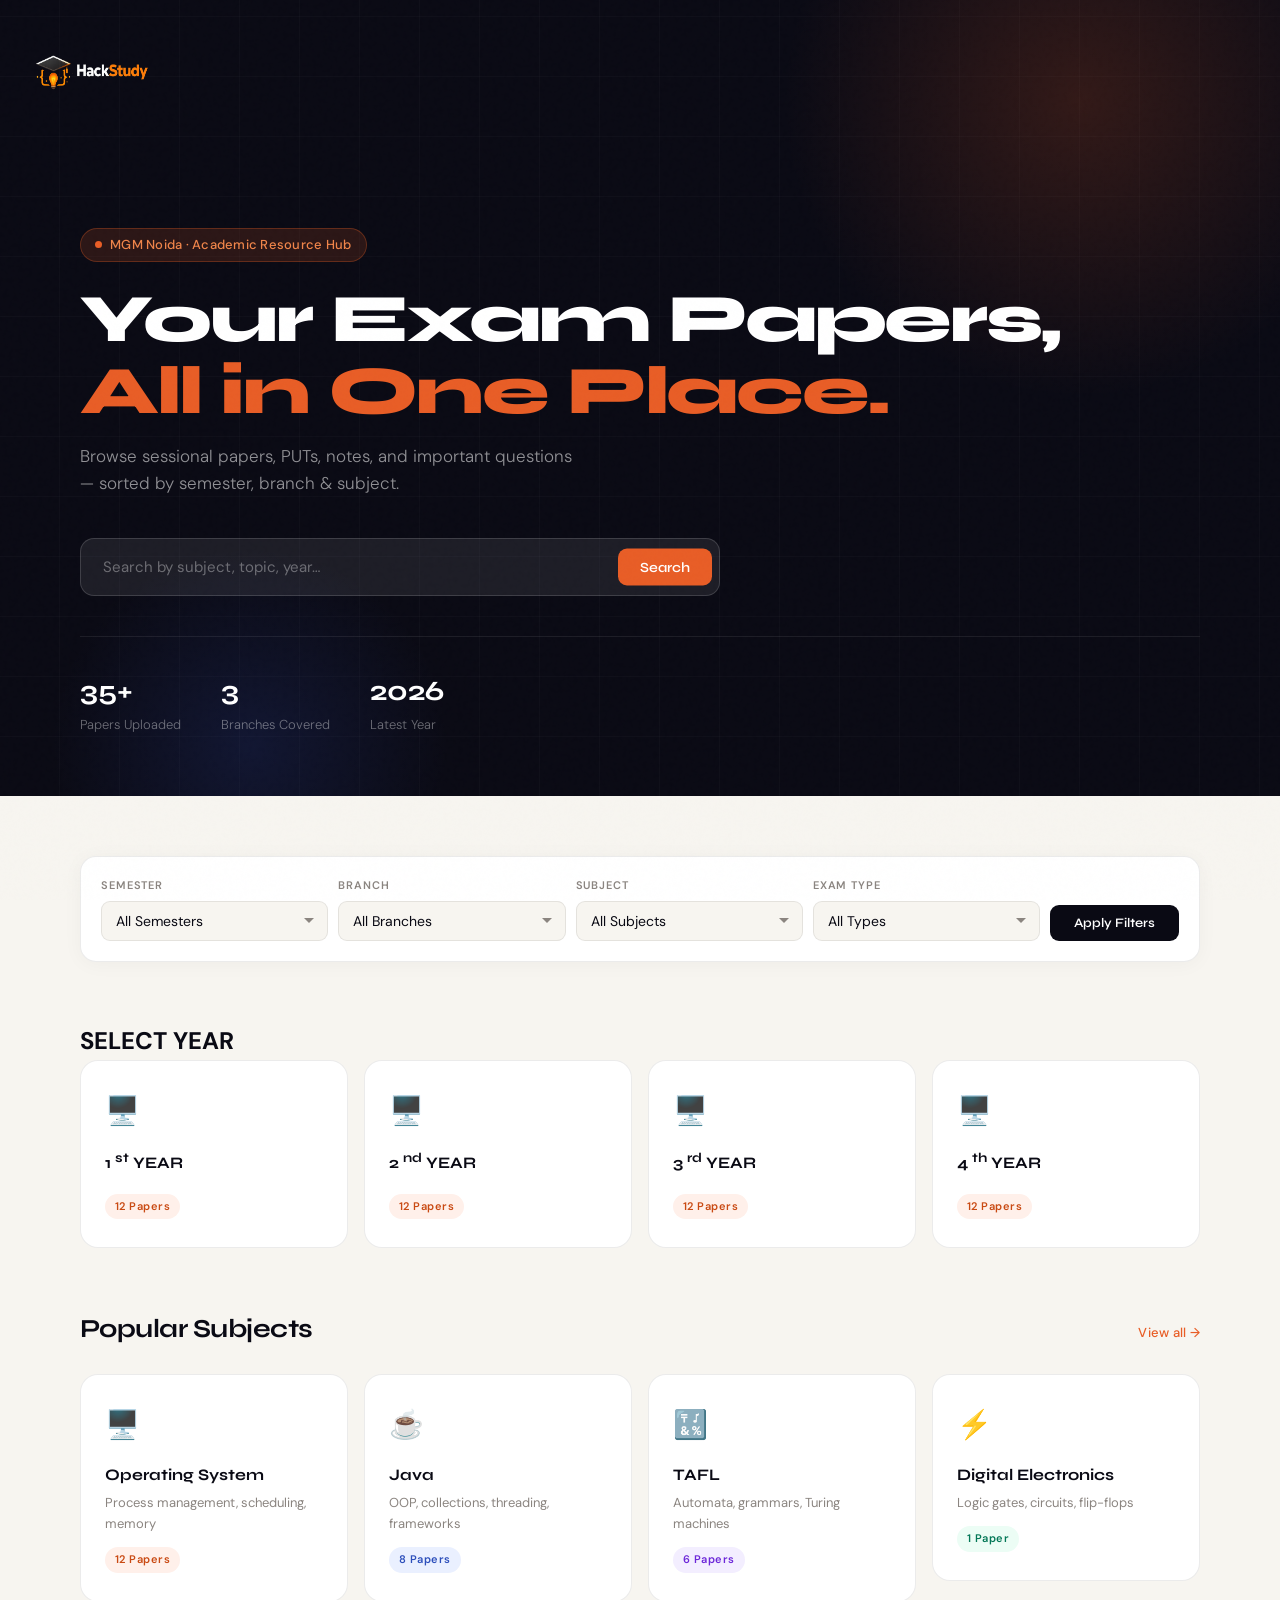
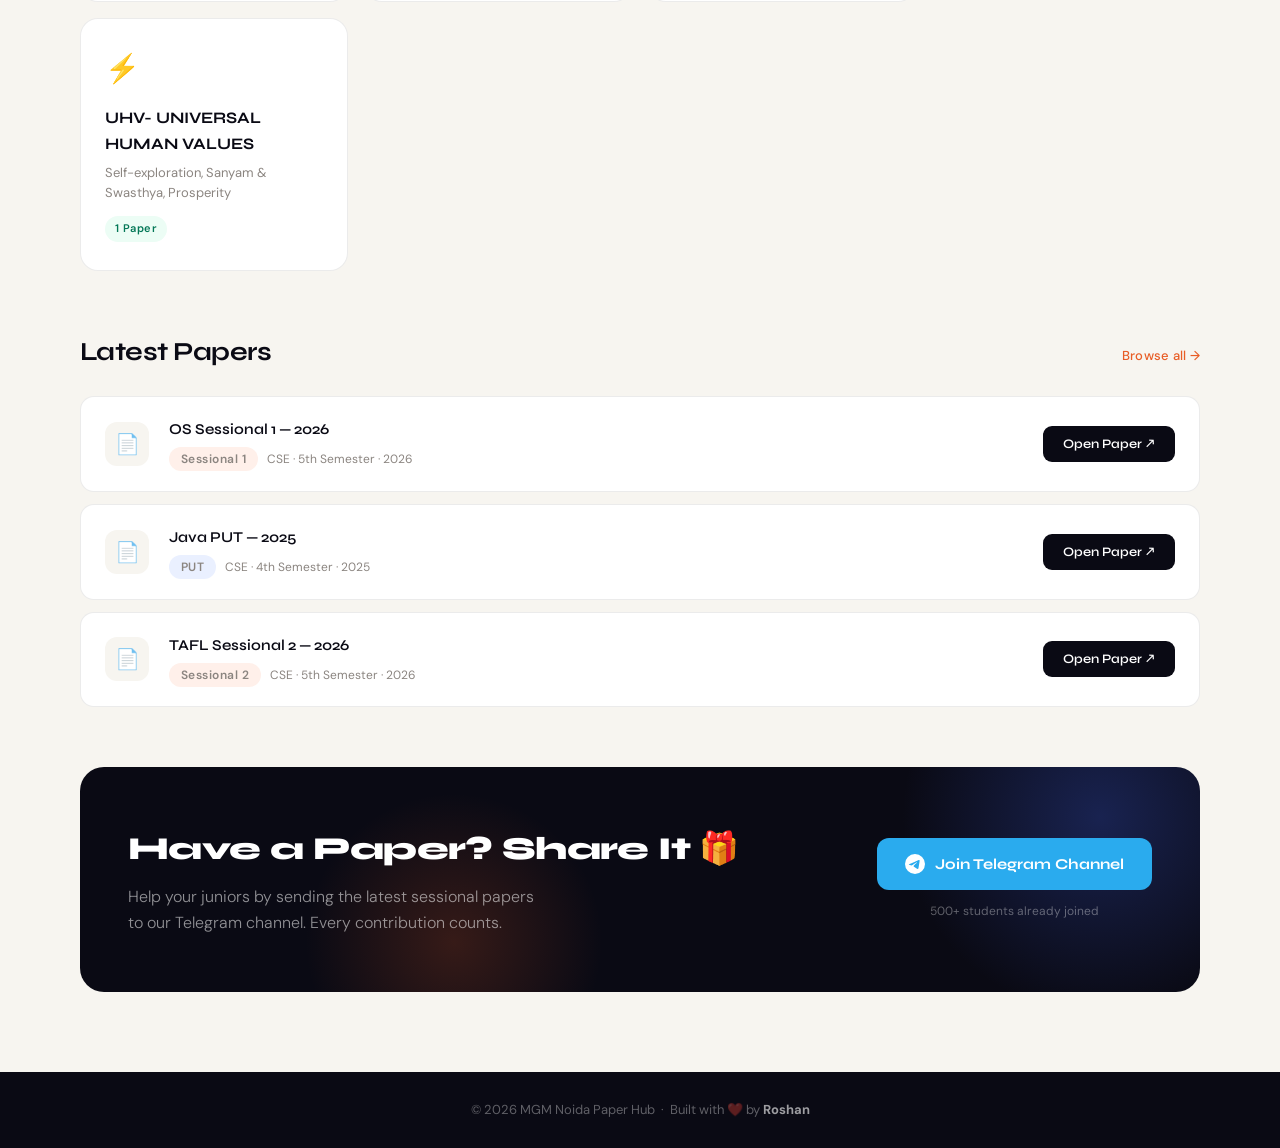
<file: index.html>
<!DOCTYPE html>
<html lang="en">

<head>
  <meta charset="UTF-8" />
  <meta name="viewport" content="width=device-width, initial-scale=1.0" />
  <title>HackStudy</title>
  <link
    href="https://fonts.googleapis.com/css2?family=Syne:wght@400;600;700;800&family=DM+Sans:ital,opsz,wght@0,9..40,300;0,9..40,400;0,9..40,500;1,9..40,300&display=swap"
    rel="stylesheet">
  <link rel="stylesheet" href="./css/style.css">
  <link rel="shortcut icon" href="favicon.ico" type="image/x-icon">
</head>

<body>


  <header>
    <nav class="navbar">
      <img src="./assets/images/logo.png" alt="HackStudy Logo" class="logo-img">
    </nav>
    <div class="header-bg-lines"></div>
    <div class="header-orb"></div>
    <div class="header-orb2"></div>
    <div class="header-inner">
      <div class="header-badge fade-up">
        <span></span> MGM Noida · Academic Resource Hub
      </div>
      <h1 class="fade-up delay-1">
        Your Exam Papers,<br><em>All in One Place.</em>
      </h1>
      <p class="fade-up delay-2">
        Browse sessional papers, PUTs, notes, and important questions — sorted by semester, branch & subject.
      </p>
      <div class="search-wrap fade-up delay-3">
        <input type="text" placeholder="Search by subject, topic, year…" />
        <button>Search</button>
      </div>
      <div class="header-stats fade-up delay-4">
        <div class="stat">
          <span class="stat-num">35+</span>
          <span class="stat-label">Papers Uploaded</span>
        </div>
        <div class="stat">
          <span class="stat-num">3</span>
          <span class="stat-label">Branches Covered</span>
        </div>
        <div class="stat">
          <span class="stat-num">2026</span>
          <span class="stat-label">Latest Year</span>
        </div>
      </div>
    </div>
  </header>

  <div class="container">

    <!-- Filters -->
    <div class="filter-bar fade-up">
      <div class="filter-group">
        <label>Semester</label>
        <select>
          <option>All Semesters</option>
          <option>3rd</option>
          <option>4th</option>
          <option>5th</option>
        </select>
      </div>
      <div class="filter-group">
        <label>Branch</label>
        <select>
          <option>All Branches</option>
          <option>CSE</option>
          <option>IT</option>
          <option>ECE</option>
        </select>
      </div>
      <div class="filter-group">
        <label>Subject</label>
        <select>
          <option>All Subjects</option>
          <option>Operating System</option>
          <option>Java</option>
          <option>TAFL</option>
          <option>Digital Electronics</option>
        </select>
      </div>
      <div class="filter-group">
        <label>Exam Type</label>
        <select>
          <option>All Types</option>
          <option>Sessional 1</option>
          <option>Sessional 2</option>
          <option>PUT</option>
        </select>
      </div>
      <button class="filter-btn">Apply Filters</button>
    </div>


    <div>
      <h2>SELECT YEAR</h2>
    </div>

    <div class="cards">
      <a href="" style="text-decoration:none;">
        <div class="card" style="--card-accent:#e85d26; --pill-bg:#fff0ea; --pill-color:#c94a13;">
          <span class="card-icon">🖥️</span>
          <h3>1 <sup>st</sup> YEAR</h3>
          <p></p>
          <span class="pill">12 Papers</span>
        </div>
      </a>


      <a href="./pages/subTwo.html" style="text-decoration:none;">
        <div class="card" style="--card-accent:#e85d26; --pill-bg:#fff0ea; --pill-color:#c94a13;">
          <span class="card-icon">🖥️</span>
          <h3>2 <sup>nd</sup> YEAR</h3>
          <p></p>
          <span class="pill">12 Papers</span>
        </div>
      </a>


      <div class="card" style="--card-accent:#e85d26; --pill-bg:#fff0ea; --pill-color:#c94a13;">
        <span class="card-icon">🖥️</span>
        <h3>3 <sup>rd</sup> YEAR</h3>
        <p></p>
        <span class="pill">12 Papers</span>
      </div>
      <div class="card" style="--card-accent:#e85d26; --pill-bg:#fff0ea; --pill-color:#c94a13;">
        <span class="card-icon">🖥️</span>
        <h3>4 <sup>th</sup> YEAR</h3>
        <p></p>
        <span class="pill">12 Papers</span>
      </div>
    </div>


    <!-- Popular Subjects -->
    <div class="section-header">
      <h2 class="section-title">Popular Subjects</h2>
      <a href="#" class="section-link">View all →</a>
    </div>

    <div class="cards">
      <div class="card" style="--card-accent:#e85d26; --pill-bg:#fff0ea; --pill-color:#c94a13;">
        <span class="card-icon">🖥️</span>
        <h3>Operating System</h3>
        <p>Process management, scheduling, memory</p>
        <span class="pill">12 Papers</span>
      </div>
      <div class="card" style="--card-accent:#3b5bdb; --pill-bg:#eaf0ff; --pill-color:#2d4fbb;">
        <span class="card-icon">☕</span>
        <h3>Java</h3>
        <p>OOP, collections, threading, frameworks</p>
        <span class="pill">8 Papers</span>
      </div>
      <div class="card" style="--card-accent:#7c3aed; --pill-bg:#f3eeff; --pill-color:#6d28d9;">
        <span class="card-icon">🔣</span>
        <h3>TAFL</h3>
        <p>Automata, grammars, Turing machines</p>
        <span class="pill">6 Papers</span>
      </div>
      <a href="./pages/digital.html" style="text-decoration:none;">
        <div class="card" style="--card-accent:#059669; --pill-bg:#ecfdf5; --pill-color:#047857;">
          <span class="card-icon">⚡</span>
          <h3>Digital Electronics</h3>
          <p>Logic gates, circuits, flip-flops</p>
          <span class="pill">1 Paper</span>
        </div>
      </a>
      <a href="./pages/UHV.html" style="text-decoration:none;">
        <div class="card" style="--card-accent:#059669; --pill-bg:#ecfdf5; --pill-color:#047857;">
          <span class="card-icon">⚡</span>
          <h3>UHV- UNIVERSAL HUMAN VALUES</h3>
          <p>Self-exploration, Sanyam & Swasthya, Prosperity</p>
          <span class="pill">1 Paper</span>
        </div>
      </a>
    </div>

    <!-- Latest Papers -->
    <div class="section-header">
      <h2 class="section-title">Latest Papers</h2>
      <a href="#" class="section-link">Browse all →</a>
    </div>

    <div class="paper-list">
      <div class="paper-item">
        <div class="paper-icon">📄</div>
        <div class="paper-meta">
          <strong>OS Sessional 1 — 2026</strong>
          <span>
            <span class="paper-tag tag-sess">Sessional 1</span>
            CSE · 5th Semester · 2026
          </span>
        </div>
        <button class="paper-btn">Open Paper ↗</button>
      </div>

      <div class="paper-item">
        <div class="paper-icon">📄</div>
        <div class="paper-meta">
          <strong>Java PUT — 2025</strong>
          <span>
            <span class="paper-tag tag-put">PUT</span>
            CSE · 4th Semester · 2025
          </span>
        </div>
        <button class="paper-btn">Open Paper ↗</button>
      </div>

      <div class="paper-item">
        <div class="paper-icon">📄</div>
        <div class="paper-meta">
          <strong>TAFL Sessional 2 — 2026</strong>
          <span>
            <span class="paper-tag tag-sess">Sessional 2</span>
            CSE · 5th Semester · 2026
          </span>
        </div>
        <button class="paper-btn">Open Paper ↗</button>
      </div>
    </div>

    <!-- Contribute CTA -->
    <div class="contribute-box">
      <div class="contribute-text">
        <h2>Have a Paper? Share It 🎁</h2>
        <p>Help your juniors by sending the latest sessional papers to our Telegram channel. Every contribution counts.
        </p>
      </div>
      <div class="contribute-actions">
        <a href="https://t.me/+d8AozSrEgHFjOGM1" class="tg-btn">
          <svg width="20" height="20" viewBox="0 0 24 24" fill="white">
            <path
              d="M11.944 0A12 12 0 0 0 0 12a12 12 0 0 0 12 12 12 12 0 0 0 12-12A12 12 0 0 0 12 0a12 12 0 0 0-.056 0zm4.962 7.224c.1-.002.321.023.465.14a.506.506 0 0 1 .171.325c.016.093.036.306.02.472-.18 1.898-.962 6.502-1.36 8.627-.168.9-.499 1.201-.82 1.23-.696.065-1.225-.46-1.9-.902-1.056-.693-1.653-1.124-2.678-1.8-1.185-.78-.417-1.21.258-1.91.177-.184 3.247-2.977 3.307-3.23.007-.032.014-.15-.056-.212s-.174-.041-.249-.024c-.106.024-1.793 1.14-5.061 3.345-.48.33-.913.49-1.302.48-.428-.008-1.252-.241-1.865-.44-.752-.245-1.349-.374-1.297-.789.027-.216.325-.437.893-.663 3.498-1.524 5.83-2.529 6.998-3.014 3.332-1.386 4.025-1.627 4.476-1.635z" />
          </svg>
          Join Telegram Channel
        </a>
        <span class="tg-note">500+ students already joined</span>
      </div>
    </div>

  </div>

  <footer>
    © 2026 MGM Noida Paper Hub &nbsp;·&nbsp; Built with ❤️ by <strong>Roshan</strong>
  </footer>

</body>

</html>
</file>
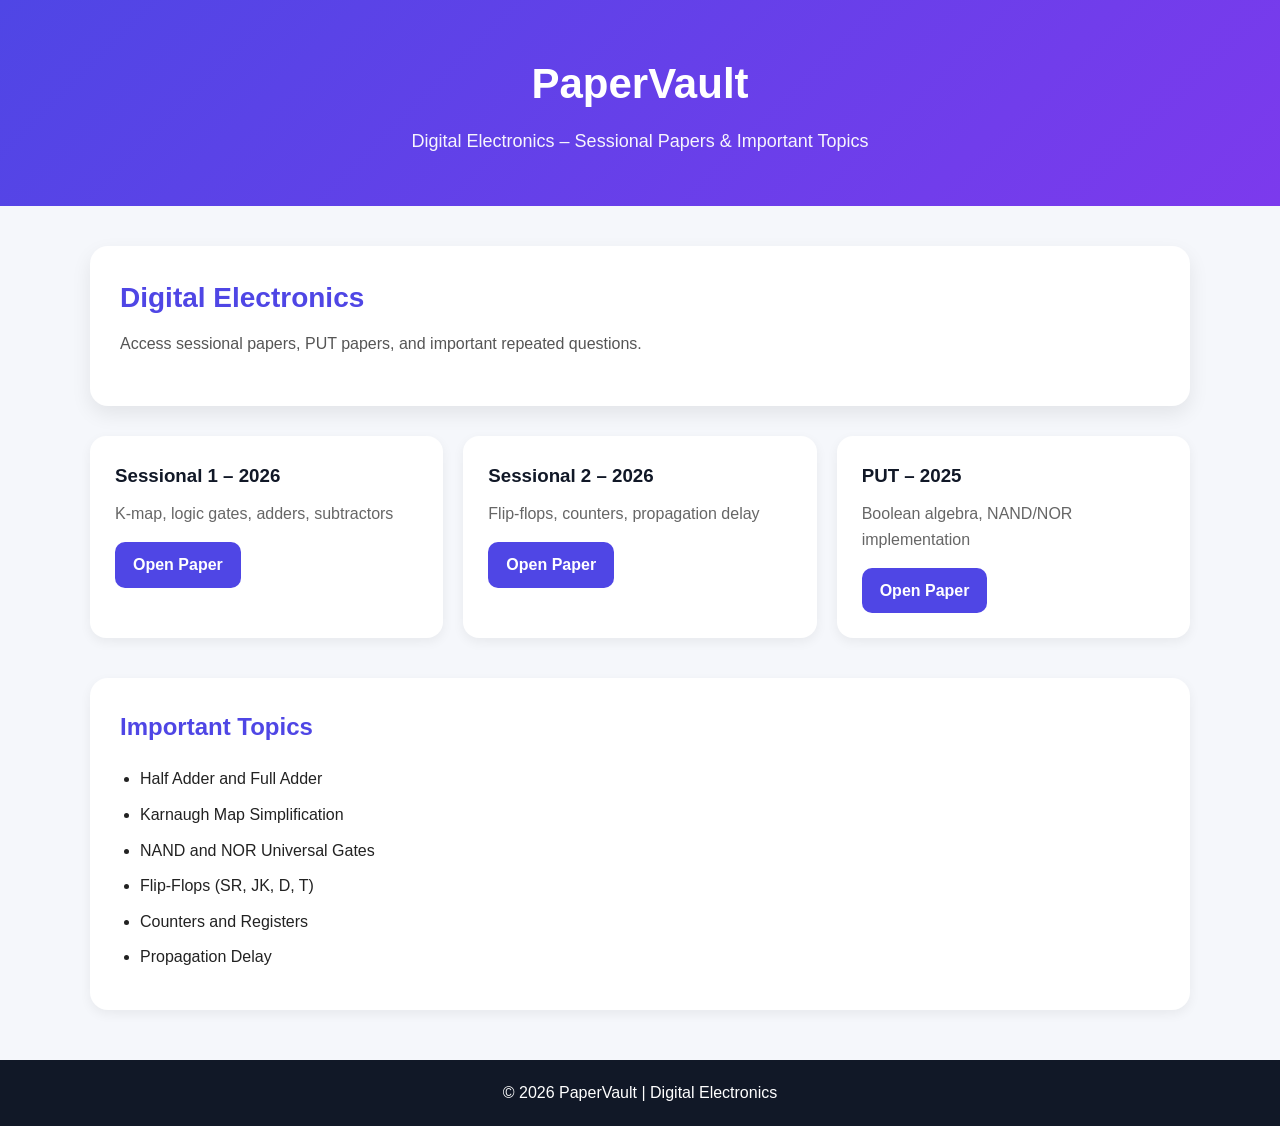
<file: digital.html>
<!DOCTYPE html>
<html lang="en">
<head>
  <meta charset="UTF-8" />
  <meta name="viewport" content="width=device-width, initial-scale=1.0"/>
  <title>PaperVault | Digital Electronics</title>
  <style>
    *{
      margin:0;
      padding:0;
      box-sizing:border-box;
      font-family: Arial, sans-serif;
    }

    body{
      background:#f5f7fb;
      color:#222;
      line-height:1.6;
    }

    .header{
      background: linear-gradient(135deg, #4f46e5, #7c3aed);
      color:white;
      padding:50px 20px;
      text-align:center;
    }

    .header h1{
      font-size:42px;
      margin-bottom:10px;
    }

    .header p{
      font-size:18px;
      opacity:0.95;
    }

    .container{
      width:90%;
      max-width:1100px;
      margin:40px auto;
    }

    .subject-card{
      background:white;
      border-radius:18px;
      padding:30px;
      box-shadow:0 8px 20px rgba(0,0,0,0.08);
      margin-bottom:30px;
    }

    .subject-card h2{
      color:#4f46e5;
      margin-bottom:10px;
      font-size:28px;
    }

    .subject-card p{
      color:#555;
      margin-bottom:20px;
    }

    .paper-grid{
      display:grid;
      grid-template-columns:repeat(auto-fit,minmax(280px,1fr));
      gap:20px;
    }

    .paper-box{
      background:white;
      padding:25px;
      border-radius:16px;
      box-shadow:0 4px 12px rgba(0,0,0,0.06);
      transition:0.3s;
    }

    .paper-box:hover{
      transform:translateY(-5px);
    }

    .paper-box h3{
      color:#111827;
      margin-bottom:10px;
    }

    .paper-box p{
      color:#666;
      margin-bottom:15px;
    }

    .paper-box a{
      display:inline-block;
      text-decoration:none;
      background:#4f46e5;
      color:white;
      padding:10px 18px;
      border-radius:10px;
      font-weight:bold;
    }

    .topics{
      margin-top:40px;
      background:white;
      padding:30px;
      border-radius:18px;
      box-shadow:0 4px 12px rgba(0,0,0,0.06);
    }

    .topics h2{
      margin-bottom:20px;
      color:#4f46e5;
    }

    .topics ul{
      padding-left:20px;
    }

    .topics li{
      margin-bottom:10px;
    }

    footer{
      margin-top:50px;
      padding:20px;
      text-align:center;
      background:#111827;
      color:white;
    }
  </style>
</head>
<body>

  <div class="header">
    <h1>PaperVault</h1>
    <p>Digital Electronics – Sessional Papers & Important Topics</p>
  </div>

  <div class="container">

    <div class="subject-card">
      <h2>Digital Electronics</h2>
      <p>
        Access sessional papers, PUT papers, and important repeated questions.
      </p>
    </div>

    <div class="paper-grid">
<div class="paper-box">
  <h3>Sessional 1 – 2026</h3>
  <p>K-map, logic gates, adders, subtractors</p>
  <a href="https://drive.google.com/file/d/1zLcSnVj4xgojFIDp60pKzK4BfF113yq0/view?usp=sharing" target="_blank">
    Open Paper
  </a>
</div>

      <div class="paper-box">
        <h3>Sessional 2 – 2026</h3>
        <p>Flip-flops, counters, propagation delay</p>
        <a href="YOUR_GOOGLE_DRIVE_LINK_HERE" target="_blank">
          Open Paper
        </a>
      </div>

      <div class="paper-box">
        <h3>PUT – 2025</h3>
        <p>Boolean algebra, NAND/NOR implementation</p>
        <a href="YOUR_GOOGLE_DRIVE_LINK_HERE" target="_blank">
          Open Paper
        </a>
      </div>

    </div>

    <div class="topics">
      <h2>Important Topics</h2>
      <ul>
        <li>Half Adder and Full Adder</li>
        <li>Karnaugh Map Simplification</li>
        <li>NAND and NOR Universal Gates</li>
        <li>Flip-Flops (SR, JK, D, T)</li>
        <li>Counters and Registers</li>
        <li>Propagation Delay</li>
      </ul>
    </div>

  </div>

  <footer>
    © 2026 PaperVault | Digital Electronics
  </footer>

</body>
</html>
</file>
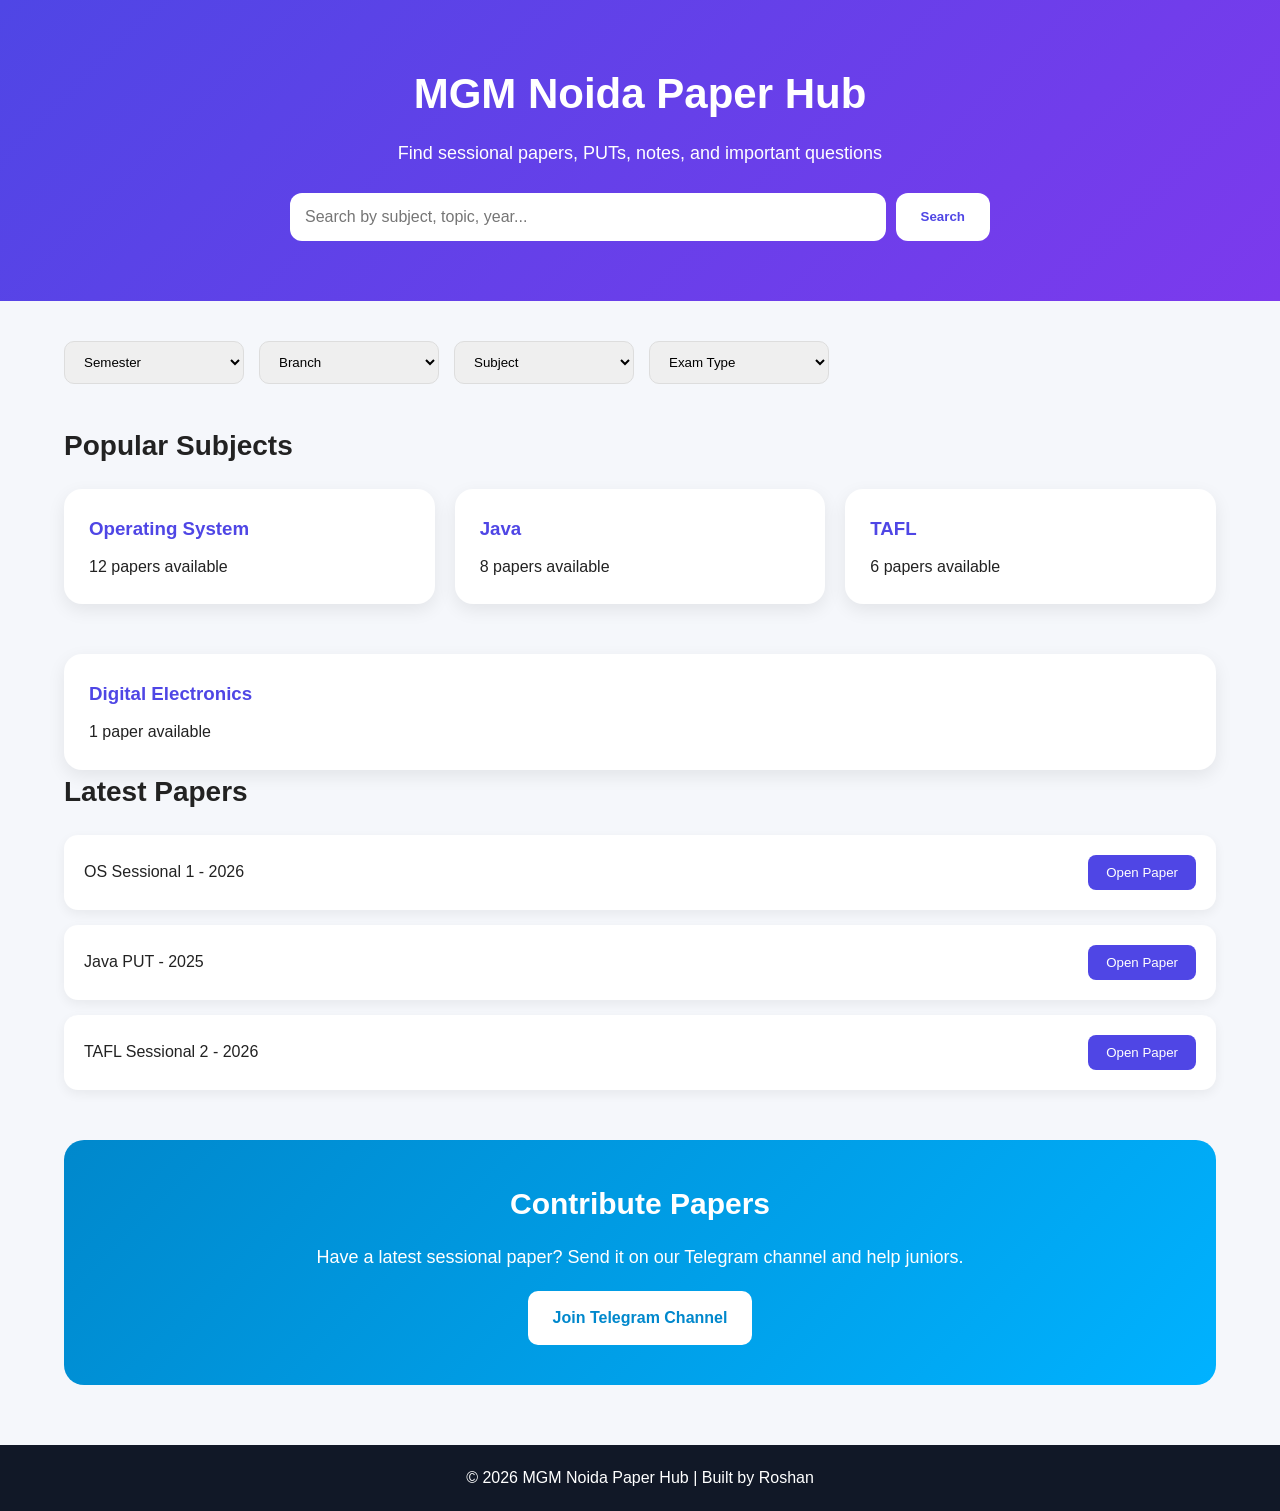
<file: home.html>
<!DOCTYPE html>
<html lang="en">
<head>
  <meta charset="UTF-8" />
  <meta name="viewport" content="width=device-width, initial-scale=1.0"/>
  <title>MGM Noida Paper Hub</title>
  <style>
    * {
      margin: 0;
      padding: 0;
      box-sizing: border-box;
      font-family: Arial, sans-serif;
    }

    body {
      background: #f5f7fb;
      color: #222;
      line-height: 1.6;
    }

    header {
      background: linear-gradient(135deg, #4f46e5, #7c3aed);
      color: white;
      padding: 60px 20px;
      text-align: center;
    }

    header h1 {
      font-size: 42px;
      margin-bottom: 12px;
    }

    header p {
      font-size: 18px;
      margin-bottom: 25px;
    }

    .search-box {
      max-width: 700px;
      margin: auto;
      display: flex;
      gap: 10px;
    }

    .search-box input {
      flex: 1;
      padding: 15px;
      border: none;
      border-radius: 12px;
      font-size: 16px;
      outline: none;
    }

    .search-box button {
      padding: 15px 25px;
      border: none;
      background: white;
      color: #4f46e5;
      font-weight: bold;
      border-radius: 12px;
      cursor: pointer;
    }

    .container {
      width: 90%;
      max-width: 1200px;
      margin: 40px auto;
    }

    .filters {
      display: flex;
      gap: 15px;
      flex-wrap: wrap;
      margin-bottom: 40px;
    }

    .filters select {
      padding: 12px 15px;
      border-radius: 10px;
      border: 1px solid #ddd;
      min-width: 180px;
    }

    .section-title {
      font-size: 28px;
      margin-bottom: 20px;
    }

    .cards {
      display: grid;
      grid-template-columns: repeat(auto-fit, minmax(250px, 1fr));
      gap: 20px;
      margin-bottom: 50px;
    }

    .card {
      background: white;
      padding: 25px;
      border-radius: 18px;
      box-shadow: 0 6px 18px rgba(0,0,0,0.08);
      transition: 0.3s;
    }

    .card:hover {
      transform: translateY(-5px);
    }

    .card h3 {
      margin-bottom: 10px;
      color: #4f46e5;
    }

    .paper-list {
      display: grid;
      gap: 15px;
      margin-bottom: 50px;
    }

    .paper-item {
      background: white;
      padding: 20px;
      border-radius: 14px;
      box-shadow: 0 4px 12px rgba(0,0,0,0.06);
      display: flex;
      justify-content: space-between;
      align-items: center;
    }

    .paper-item button {
      background: #4f46e5;
      color: white;
      border: none;
      padding: 10px 18px;
      border-radius: 8px;
      cursor: pointer;
    }

    .telegram-box {
      background: linear-gradient(135deg, #0088cc, #00b2ff);
      color: white;
      padding: 40px;
      border-radius: 20px;
      text-align: center;
    }

    .telegram-box h2 {
      margin-bottom: 15px;
      font-size: 30px;
    }

    .telegram-box p {
      margin-bottom: 20px;
      font-size: 18px;
    }

    .telegram-box a {
      display: inline-block;
      padding: 14px 25px;
      background: white;
      color: #0088cc;
      text-decoration: none;
      border-radius: 10px;
      font-weight: bold;
    }

    footer {
      margin-top: 60px;
      padding: 20px;
      text-align: center;
      background: #111827;
      color: white;
    }
  </style>
</head>
<body>

  <header>
    <h1>MGM Noida Paper Hub</h1>
    <p>Find sessional papers, PUTs, notes, and important questions</p>
    <div class="search-box">
      <input type="text" placeholder="Search by subject, topic, year..." />
      <button>Search</button>
    </div>
  </header>

  <div class="container">

    <div class="filters">
      <select>
        <option>Semester</option>
        <option>3rd</option>
        <option>4th</option>
        <option>5th</option>
      </select>

      <select>
        <option>Branch</option>
        <option>CSE</option>
        <option>IT</option>
        <option>ECE</option>
      </select>

      <select>
        <option>Subject</option>
        <option>Operating System</option>
        <option>Java</option>
        <option>TAFL</option>
      </select>

      <select>
        <option>Exam Type</option>
        <option>Sessional 1</option>
        <option>Sessional 2</option>
        <option>PUT</option>
      </select>
    </div>

    <h2 class="section-title">Popular Subjects</h2>
    <div class="cards">
      <div class="card">
        <h3>Operating System</h3>
        <p>12 papers available</p>
      </div>

      <div class="card">
        <h3>Java</h3>
        <p>8 papers available</p>
      </div>

      <div class="card">
        <h3>TAFL</h3>
        <p>6 papers available</p>
      </div>
    </div>
    
    <a href="digital.html" style="text-decoration: none; color: inherit;">
  <div class="card">
    <h3>Digital Electronics</h3>
    <p>1 paper available</p>
  </div>
</a>

    <h2 class="section-title">Latest Papers</h2>
    <div class="paper-list">
      <div class="paper-item">
        <span>OS Sessional 1 - 2026</span>
        <button>Open Paper</button>
      </div>

      <div class="paper-item">
        <span>Java PUT - 2025</span>
        <button>Open Paper</button>
      </div>

      <div class="paper-item">
        <span>TAFL Sessional 2 - 2026</span>
        <button>Open Paper</button>
      </div>
    </div>

    <div class="telegram-box">
      <h2>Contribute Papers</h2>
      <p>Have a latest sessional paper? Send it on our Telegram channel and help juniors.</p>
      <a href="#">Join Telegram Channel</a>
    </div>

  </div>

  <footer>
    © 2026 MGM Noida Paper Hub | Built by Roshan
  </footer>

</body>
</html>
</file>
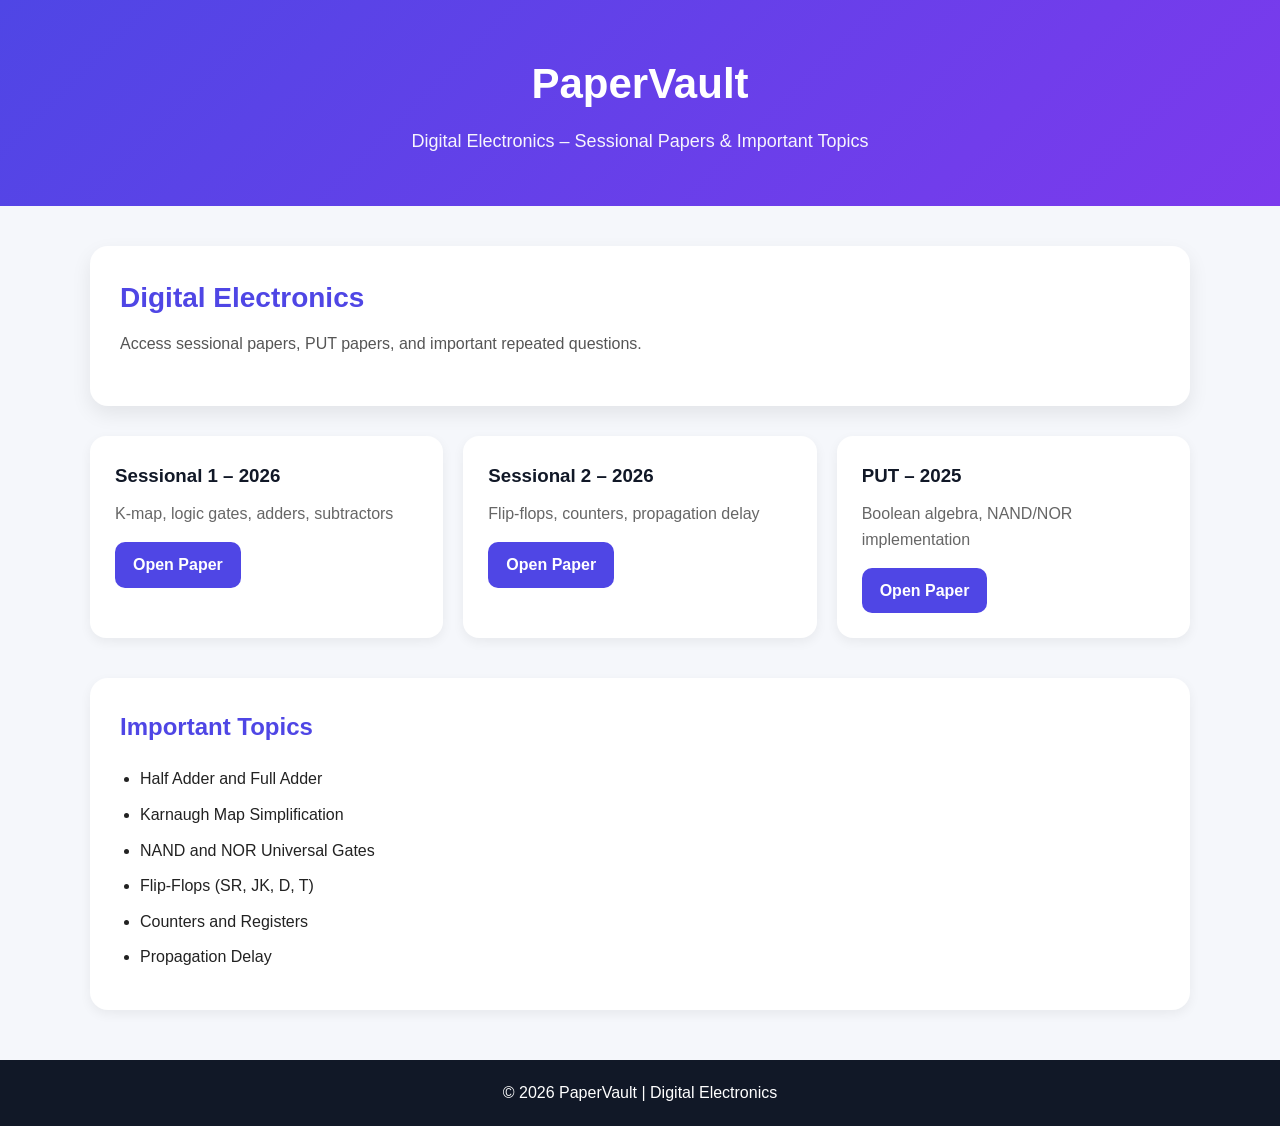
<file: .history/digital_20260328192608.html>
<!DOCTYPE html>
<html lang="en">
<head>
  <meta charset="UTF-8" />
  <meta name="viewport" content="width=device-width, initial-scale=1.0"/>
  <title>PaperVault | Digital Electronics</title>
  <style>
    *{
      margin:0;
      padding:0;
      box-sizing:border-box;
      font-family: Arial, sans-serif;
    }

    body{
      background:#f5f7fb;
      color:#222;
      line-height:1.6;
    }

    .header{
      background: linear-gradient(135deg, #4f46e5, #7c3aed);
      color:white;
      padding:50px 20px;
      text-align:center;
    }

    .header h1{
      font-size:42px;
      margin-bottom:10px;
    }

    .header p{
      font-size:18px;
      opacity:0.95;
    }

    .container{
      width:90%;
      max-width:1100px;
      margin:40px auto;
    }

    .subject-card{
      background:white;
      border-radius:18px;
      padding:30px;
      box-shadow:0 8px 20px rgba(0,0,0,0.08);
      margin-bottom:30px;
    }

    .subject-card h2{
      color:#4f46e5;
      margin-bottom:10px;
      font-size:28px;
    }

    .subject-card p{
      color:#555;
      margin-bottom:20px;
    }

    .paper-grid{
      display:grid;
      grid-template-columns:repeat(auto-fit,minmax(280px,1fr));
      gap:20px;
    }

    .paper-box{
      background:white;
      padding:25px;
      border-radius:16px;
      box-shadow:0 4px 12px rgba(0,0,0,0.06);
      transition:0.3s;
    }

    .paper-box:hover{
      transform:translateY(-5px);
    }

    .paper-box h3{
      color:#111827;
      margin-bottom:10px;
    }

    .paper-box p{
      color:#666;
      margin-bottom:15px;
    }

    .paper-box a{
      display:inline-block;
      text-decoration:none;
      background:#4f46e5;
      color:white;
      padding:10px 18px;
      border-radius:10px;
      font-weight:bold;
    }

    .topics{
      margin-top:40px;
      background:white;
      padding:30px;
      border-radius:18px;
      box-shadow:0 4px 12px rgba(0,0,0,0.06);
    }

    .topics h2{
      margin-bottom:20px;
      color:#4f46e5;
    }

    .topics ul{
      padding-left:20px;
    }

    .topics li{
      margin-bottom:10px;
    }

    footer{
      margin-top:50px;
      padding:20px;
      text-align:center;
      background:#111827;
      color:white;
    }
  </style>
</head>
<body>

  <div class="header">
    <h1>PaperVault</h1>
    <p>Digital Electronics – Sessional Papers & Important Topics</p>
  </div>

  <div class="container">

    <div class="subject-card">
      <h2>Digital Electronics</h2>
      <p>
        Access sessional papers, PUT papers, and important repeated questions.
      </p>
    </div>

    <div class="paper-grid">

      <div class="paper-box">
        <h3>Sessional 1 – 2026</h3>
        <p>K-map, logic gates, adders, subtractors</p>
        <a href="YOUR_GOOGLE_DRIVE_LINK_HERE" target="_blank">
          Open Paper
        </a>
      </div>

      <div class="paper-box">
        <h3>Sessional 2 – 2026</h3>
        <p>Flip-flops, counters, propagation delay</p>
        <a href="YOUR_GOOGLE_DRIVE_LINK_HERE" target="_blank">
          Open Paper
        </a>
      </div>

      <div class="paper-box">
        <h3>PUT – 2025</h3>
        <p>Boolean algebra, NAND/NOR implementation</p>
        <a href="YOUR_GOOGLE_DRIVE_LINK_HERE" target="_blank">
          Open Paper
        </a>
      </div>

    </div>

    <div class="topics">
      <h2>Important Topics</h2>
      <ul>
        <li>Half Adder and Full Adder</li>
        <li>Karnaugh Map Simplification</li>
        <li>NAND and NOR Universal Gates</li>
        <li>Flip-Flops (SR, JK, D, T)</li>
        <li>Counters and Registers</li>
        <li>Propagation Delay</li>
      </ul>
    </div>

  </div>

  <footer>
    © 2026 PaperVault | Digital Electronics
  </footer>

</body>
</html>
</file>
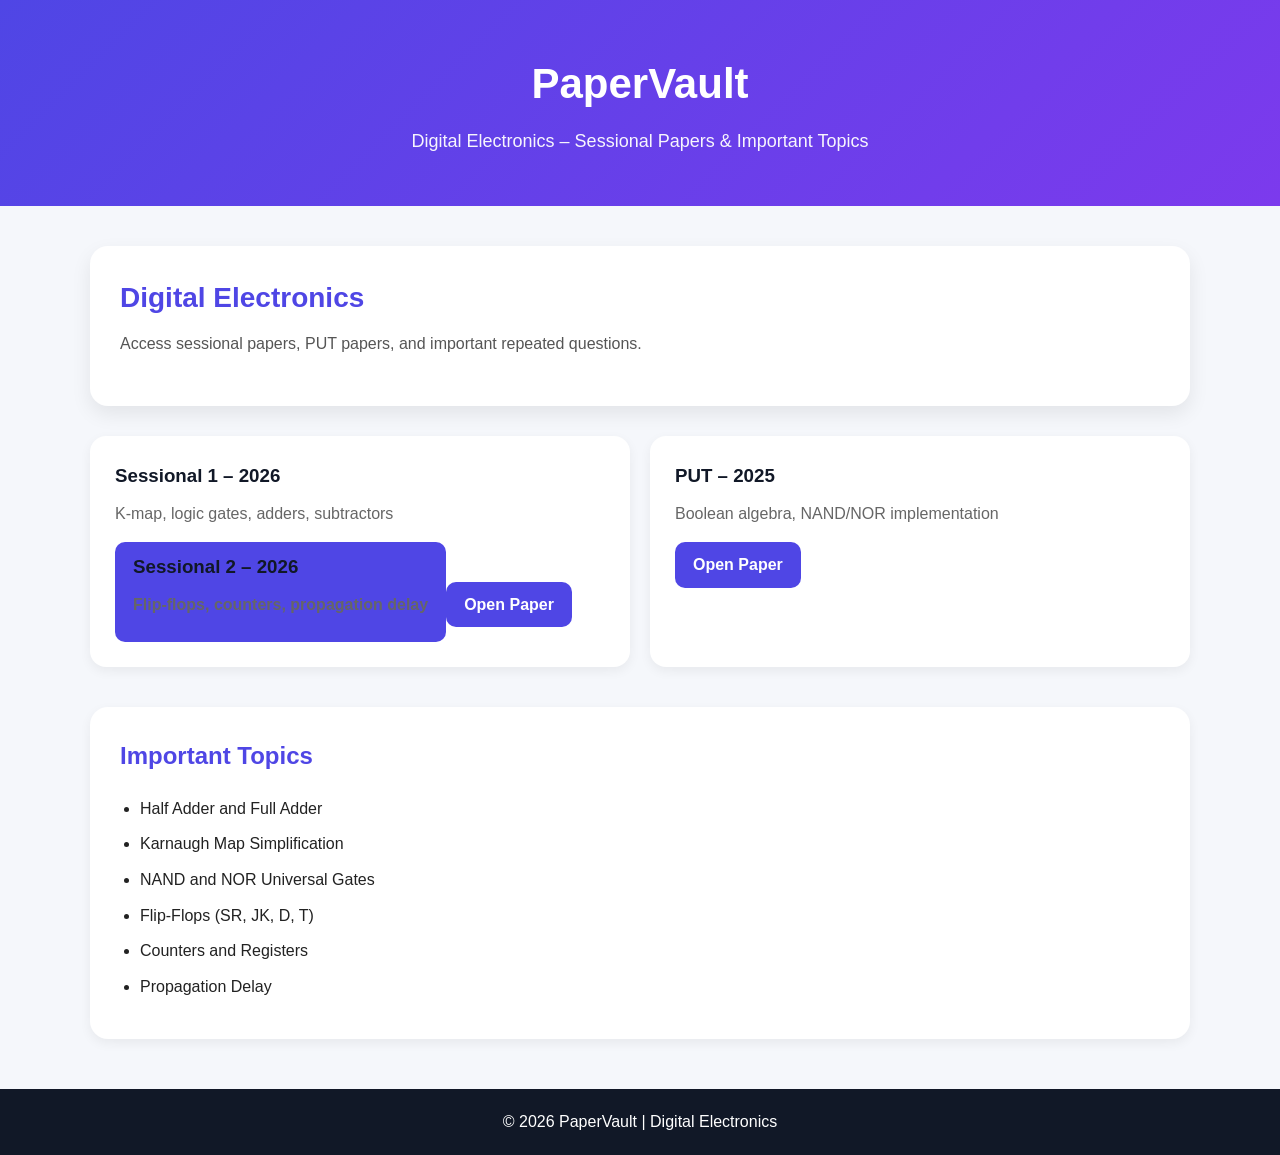
<file: .history/digital_20260328193402.html>
<!DOCTYPE html>
<html lang="en">
<head>
  <meta charset="UTF-8" />
  <meta name="viewport" content="width=device-width, initial-scale=1.0"/>
  <title>PaperVault | Digital Electronics</title>
  <style>
    *{
      margin:0;
      padding:0;
      box-sizing:border-box;
      font-family: Arial, sans-serif;
    }

    body{
      background:#f5f7fb;
      color:#222;
      line-height:1.6;
    }

    .header{
      background: linear-gradient(135deg, #4f46e5, #7c3aed);
      color:white;
      padding:50px 20px;
      text-align:center;
    }

    .header h1{
      font-size:42px;
      margin-bottom:10px;
    }

    .header p{
      font-size:18px;
      opacity:0.95;
    }

    .container{
      width:90%;
      max-width:1100px;
      margin:40px auto;
    }

    .subject-card{
      background:white;
      border-radius:18px;
      padding:30px;
      box-shadow:0 8px 20px rgba(0,0,0,0.08);
      margin-bottom:30px;
    }

    .subject-card h2{
      color:#4f46e5;
      margin-bottom:10px;
      font-size:28px;
    }

    .subject-card p{
      color:#555;
      margin-bottom:20px;
    }

    .paper-grid{
      display:grid;
      grid-template-columns:repeat(auto-fit,minmax(280px,1fr));
      gap:20px;
    }

    .paper-box{
      background:white;
      padding:25px;
      border-radius:16px;
      box-shadow:0 4px 12px rgba(0,0,0,0.06);
      transition:0.3s;
    }

    .paper-box:hover{
      transform:translateY(-5px);
    }

    .paper-box h3{
      color:#111827;
      margin-bottom:10px;
    }

    .paper-box p{
      color:#666;
      margin-bottom:15px;
    }

    .paper-box a{
      display:inline-block;
      text-decoration:none;
      background:#4f46e5;
      color:white;
      padding:10px 18px;
      border-radius:10px;
      font-weight:bold;
    }

    .topics{
      margin-top:40px;
      background:white;
      padding:30px;
      border-radius:18px;
      box-shadow:0 4px 12px rgba(0,0,0,0.06);
    }

    .topics h2{
      margin-bottom:20px;
      color:#4f46e5;
    }

    .topics ul{
      padding-left:20px;
    }

    .topics li{
      margin-bottom:10px;
    }

    footer{
      margin-top:50px;
      padding:20px;
      text-align:center;
      background:#111827;
      color:white;
    }
  </style>
</head>
<body>

  <div class="header">
    <h1>PaperVault</h1>
    <p>Digital Electronics – Sessional Papers & Important Topics</p>
  </div>

  <div class="container">

    <div class="subject-card">
      <h2>Digital Electronics</h2>
      <p>
        Access sessional papers, PUT papers, and important repeated questions.
      </p>
    </div>

    <div class="paper-grid">

      <div class="paper-box">
        <h3>Sessional 1 – 2026</h3>
        <p>K-map, logic gates, adders, subtractors</p>
        <a href="https://drive.google.com/file/d/1zLcSnVj4xgojFIDp60pKzK4BfF113yq0/view?usp=sharing>
          Open Paper
        </a>
      </div>

      <div class="paper-box">
        <h3>Sessional 2 – 2026</h3>
        <p>Flip-flops, counters, propagation delay</p>
        <a href="YOUR_GOOGLE_DRIVE_LINK_HERE" target="_blank">
          Open Paper
        </a>
      </div>

      <div class="paper-box">
        <h3>PUT – 2025</h3>
        <p>Boolean algebra, NAND/NOR implementation</p>
        <a href="YOUR_GOOGLE_DRIVE_LINK_HERE" target="_blank">
          Open Paper
        </a>
      </div>

    </div>

    <div class="topics">
      <h2>Important Topics</h2>
      <ul>
        <li>Half Adder and Full Adder</li>
        <li>Karnaugh Map Simplification</li>
        <li>NAND and NOR Universal Gates</li>
        <li>Flip-Flops (SR, JK, D, T)</li>
        <li>Counters and Registers</li>
        <li>Propagation Delay</li>
      </ul>
    </div>

  </div>

  <footer>
    © 2026 PaperVault | Digital Electronics
  </footer>

</body>
</html>
</file>
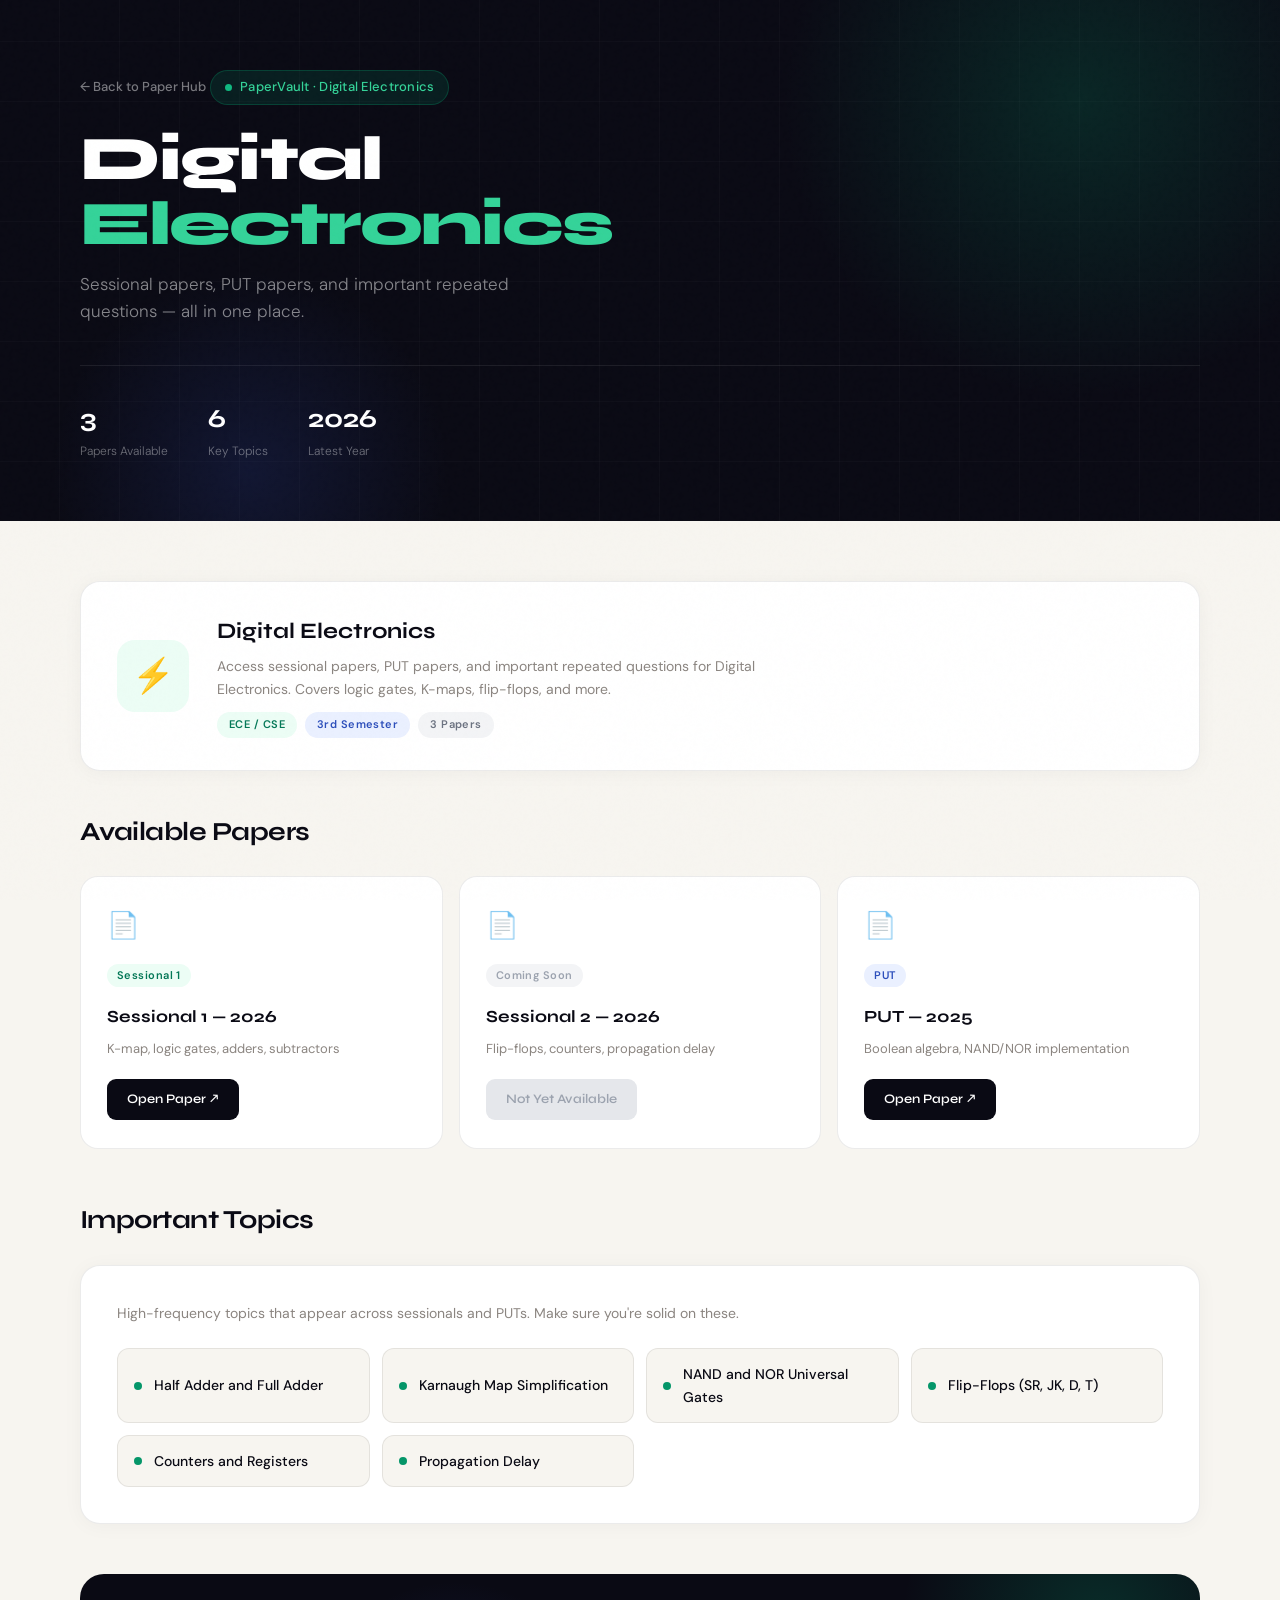
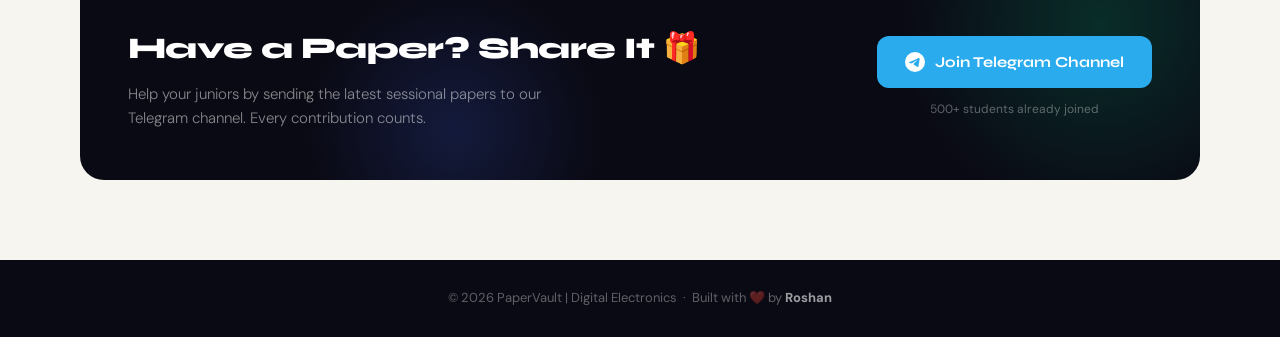
<file: .history/digital_20260330150322.html>
<!DOCTYPE html>
<html lang="en">
<head>
  <meta charset="UTF-8" />
  <meta name="viewport" content="width=device-width, initial-scale=1.0"/>
  <title>PaperVault | Digital Electronics</title>
  <link href="https://fonts.googleapis.com/css2?family=Syne:wght@400;600;700;800&family=DM+Sans:ital,opsz,wght@0,9..40,300;0,9..40,400;0,9..40,500;1,9..40,300&display=swap" rel="stylesheet">
  <style>
    :root {
      --ink: #0a0a14;
      --paper: #f7f5f0;
      --cream: #ede9e1;
      --accent: #059669;
      --accent2: #3b5bdb;
      --muted: #8b8580;
      --card-bg: #ffffff;
      --border: rgba(0,0,0,0.08);
    }

    * {
      margin: 0;
      padding: 0;
      box-sizing: border-box;
    }

    body {
      background: var(--paper);
      color: var(--ink);
      font-family: 'DM Sans', sans-serif;
      line-height: 1.6;
      overflow-x: hidden;
    }

    body::before {
      content: '';
      position: fixed;
      inset: 0;
      background-image: url("data:image/svg+xml,%3Csvg viewBox='0 0 200 200' xmlns='http://www.w3.org/2000/svg'%3E%3Cfilter id='noise'%3E%3CfeTurbulence type='fractalNoise' baseFrequency='0.9' numOctaves='4' stitchTiles='stitch'/%3E%3C/filter%3E%3Crect width='100%25' height='100%25' filter='url(%23noise)' opacity='0.04'/%3E%3C/svg%3E");
      pointer-events: none;
      z-index: 999;
      opacity: 0.4;
    }

    /* ─── HEADER ─── */
    header {
      background: var(--ink);
      color: white;
      position: relative;
      overflow: hidden;
    }

    .header-bg-lines {
      position: absolute;
      inset: 0;
      background-image:
        repeating-linear-gradient(0deg, transparent, transparent 59px, rgba(255,255,255,0.04) 60px),
        repeating-linear-gradient(90deg, transparent, transparent 59px, rgba(255,255,255,0.04) 60px);
    }

    .header-orb {
      position: absolute;
      width: 600px;
      height: 600px;
      border-radius: 50%;
      background: radial-gradient(circle, rgba(5,150,105,0.2) 0%, transparent 70%);
      top: -200px;
      right: -100px;
      pointer-events: none;
    }

    .header-orb2 {
      position: absolute;
      width: 400px;
      height: 400px;
      border-radius: 50%;
      background: radial-gradient(circle, rgba(59,91,219,0.15) 0%, transparent 70%);
      bottom: -150px;
      left: 50px;
      pointer-events: none;
    }

    .header-inner {
      position: relative;
      z-index: 1;
      max-width: 1200px;
      margin: 0 auto;
      padding: 70px 40px 60px;
    }

    .back-link {
      display: inline-flex;
      align-items: center;
      gap: 8px;
      color: rgba(255,255,255,0.45);
      text-decoration: none;
      font-size: 13px;
      font-weight: 500;
      margin-bottom: 24px;
      transition: color 0.2s;
    }

    .back-link:hover { color: rgba(255,255,255,0.8); }

    .header-badge {
      display: inline-flex;
      align-items: center;
      gap: 8px;
      background: rgba(5,150,105,0.15);
      border: 1px solid rgba(5,150,105,0.3);
      color: #34d399;
      padding: 6px 14px;
      border-radius: 100px;
      font-size: 13px;
      font-weight: 500;
      margin-bottom: 22px;
      letter-spacing: 0.02em;
    }

    .header-badge span {
      width: 7px;
      height: 7px;
      background: #10b981;
      border-radius: 50%;
      display: inline-block;
      animation: pulse 2s infinite;
    }

    @keyframes pulse {
      0%, 100% { opacity: 1; transform: scale(1); }
      50% { opacity: 0.5; transform: scale(0.8); }
    }

    header h1 {
      font-family: 'Syne', sans-serif;
      font-size: clamp(36px, 5.5vw, 62px);
      font-weight: 800;
      line-height: 1.05;
      letter-spacing: -0.03em;
      margin-bottom: 14px;
    }

    header h1 em {
      font-style: normal;
      color: #34d399;
    }

    header p {
      font-size: 17px;
      color: rgba(255,255,255,0.5);
      font-weight: 300;
      max-width: 480px;
      margin-bottom: 0;
    }

    .header-stats {
      display: flex;
      gap: 40px;
      margin-top: 40px;
      padding-top: 32px;
      border-top: 1px solid rgba(255,255,255,0.08);
    }

    .stat { display: flex; flex-direction: column; gap: 2px; }
    .stat-num {
      font-family: 'Syne', sans-serif;
      font-size: 26px;
      font-weight: 700;
      color: white;
    }
    .stat-label {
      font-size: 12px;
      color: rgba(255,255,255,0.4);
      font-weight: 300;
    }

    /* ─── MAIN ─── */
    .container {
      max-width: 1200px;
      margin: 0 auto;
      padding: 60px 40px 80px;
    }

    /* ─── SECTION HEADER ─── */
    .section-header {
      display: flex;
      align-items: baseline;
      justify-content: space-between;
      margin-bottom: 24px;
    }

    .section-title {
      font-family: 'Syne', sans-serif;
      font-size: 26px;
      font-weight: 700;
      letter-spacing: -0.02em;
    }

    /* ─── SUBJECT INFO CARD ─── */
    .subject-info {
      background: var(--card-bg);
      border-radius: 20px;
      border: 1.5px solid var(--border);
      padding: 32px 36px;
      margin-bottom: 40px;
      display: flex;
      align-items: center;
      gap: 28px;
      box-shadow: 0 2px 20px rgba(0,0,0,0.04);
    }

    .subject-icon-wrap {
      width: 72px;
      height: 72px;
      border-radius: 18px;
      background: #ecfdf5;
      display: flex;
      align-items: center;
      justify-content: center;
      font-size: 34px;
      flex-shrink: 0;
    }

    .subject-info h2 {
      font-family: 'Syne', sans-serif;
      font-size: 22px;
      font-weight: 700;
      margin-bottom: 6px;
    }

    .subject-info p {
      font-size: 14px;
      color: var(--muted);
      max-width: 600px;
    }

    .subject-tags {
      display: flex;
      gap: 8px;
      margin-top: 12px;
      flex-wrap: wrap;
    }

    .stag {
      padding: 4px 12px;
      border-radius: 100px;
      font-size: 11px;
      font-weight: 600;
      letter-spacing: 0.04em;
    }

    .stag-green { background: #ecfdf5; color: #047857; }
    .stag-blue  { background: #eaf0ff; color: #2d4fbb; }
    .stag-gray  { background: #f3f4f6; color: #6b7280; }

    /* ─── PAPER GRID ─── */
    .paper-grid {
      display: grid;
      grid-template-columns: repeat(auto-fill, minmax(280px, 1fr));
      gap: 16px;
      margin-bottom: 50px;
    }

    .paper-box {
      background: var(--card-bg);
      padding: 28px 26px;
      border-radius: 18px;
      border: 1.5px solid var(--border);
      transition: transform 0.2s, box-shadow 0.2s, border-color 0.2s;
      position: relative;
      overflow: hidden;
    }

    .paper-box::after {
      content: '';
      position: absolute;
      bottom: 0;
      left: 0;
      right: 0;
      height: 3px;
      background: var(--box-accent, var(--accent));
      transform: scaleX(0);
      transform-origin: left;
      transition: transform 0.25s ease;
    }

    .paper-box:hover {
      transform: translateY(-4px);
      box-shadow: 0 16px 40px rgba(0,0,0,0.1);
      border-color: transparent;
    }

    .paper-box:hover::after { transform: scaleX(1); }

    .paper-box-icon {
      font-size: 26px;
      margin-bottom: 14px;
      display: block;
    }

    .paper-box h3 {
      font-family: 'Syne', sans-serif;
      font-size: 17px;
      font-weight: 700;
      margin-bottom: 8px;
      color: var(--ink);
    }

    .paper-box p {
      font-size: 13px;
      color: var(--muted);
      margin-bottom: 20px;
    }

    .paper-type-tag {
      display: inline-block;
      padding: 3px 10px;
      border-radius: 100px;
      font-size: 11px;
      font-weight: 600;
      letter-spacing: 0.04em;
      margin-bottom: 16px;
    }

    .tag-sess { background: #ecfdf5; color: #047857; }
    .tag-put  { background: #eaf0ff; color: #2d4fbb; }
    .tag-na   { background: #f3f4f6; color: #9ca3af; }

    .paper-box a {
      display: inline-flex;
      align-items: center;
      gap: 8px;
      text-decoration: none;
      background: var(--ink);
      color: white;
      padding: 10px 20px;
      border-radius: 9px;
      font-family: 'Syne', sans-serif;
      font-weight: 600;
      font-size: 13px;
      transition: background 0.2s, transform 0.15s;
    }

    .paper-box a:hover {
      background: var(--box-accent, var(--accent));
      transform: scale(1.03);
    }

    .paper-box a.disabled {
      background: #e5e7eb;
      color: #9ca3af;
      cursor: not-allowed;
      pointer-events: none;
    }

    /* ─── TOPICS ─── */
    .topics-card {
      background: var(--card-bg);
      padding: 36px;
      border-radius: 20px;
      border: 1.5px solid var(--border);
      box-shadow: 0 2px 20px rgba(0,0,0,0.04);
      margin-bottom: 50px;
    }

    .topics-grid {
      display: grid;
      grid-template-columns: repeat(auto-fill, minmax(240px, 1fr));
      gap: 12px;
      margin-top: 24px;
    }

    .topic-item {
      display: flex;
      align-items: center;
      gap: 12px;
      padding: 14px 16px;
      background: var(--paper);
      border-radius: 12px;
      border: 1.5px solid var(--border);
      font-size: 14px;
      font-weight: 500;
      transition: border-color 0.2s, background 0.2s;
    }

    .topic-item:hover {
      border-color: rgba(5,150,105,0.3);
      background: #f0fdf8;
    }

    .topic-dot {
      width: 8px;
      height: 8px;
      border-radius: 50%;
      background: var(--accent);
      flex-shrink: 0;
    }

    /* ─── CONTRIBUTE CTA ─── */
    .contribute-box {
      background: var(--ink);
      color: white;
      padding: 50px 48px;
      border-radius: 24px;
      display: flex;
      align-items: center;
      justify-content: space-between;
      gap: 40px;
      position: relative;
      overflow: hidden;
    }

    .contribute-box::before {
      content: '';
      position: absolute;
      width: 400px;
      height: 400px;
      border-radius: 50%;
      background: radial-gradient(circle, rgba(5,150,105,0.25) 0%, transparent 70%);
      top: -150px;
      right: -100px;
      pointer-events: none;
    }

    .contribute-box::after {
      content: '';
      position: absolute;
      width: 300px;
      height: 300px;
      border-radius: 50%;
      background: radial-gradient(circle, rgba(59,91,219,0.2) 0%, transparent 70%);
      bottom: -100px;
      left: 20%;
      pointer-events: none;
    }

    .contribute-text { position: relative; z-index: 1; }

    .contribute-text h2 {
      font-family: 'Syne', sans-serif;
      font-size: 30px;
      font-weight: 800;
      margin-bottom: 10px;
      letter-spacing: -0.02em;
    }

    .contribute-text p {
      font-size: 15px;
      color: rgba(255,255,255,0.5);
      font-weight: 300;
      max-width: 420px;
    }

    .contribute-actions {
      display: flex;
      flex-direction: column;
      gap: 12px;
      align-items: center;
      position: relative;
      z-index: 1;
      flex-shrink: 0;
    }

    .tg-btn {
      display: inline-flex;
      align-items: center;
      gap: 10px;
      padding: 14px 28px;
      background: #2AABEE;
      color: white;
      text-decoration: none;
      border-radius: 12px;
      font-family: 'Syne', sans-serif;
      font-weight: 700;
      font-size: 15px;
      transition: background 0.2s, transform 0.15s;
      white-space: nowrap;
    }

    .tg-btn:hover {
      background: #1a9bde;
      transform: scale(1.04);
    }

    .tg-note {
      font-size: 12px;
      color: rgba(255,255,255,0.35);
    }

    /* ─── ANIMATIONS ─── */
    .fade-up {
      opacity: 0;
      transform: translateY(20px);
      animation: fadeUp 0.5s forwards;
    }

    @keyframes fadeUp {
      to { opacity: 1; transform: translateY(0); }
    }

    .delay-1 { animation-delay: 0.1s; }
    .delay-2 { animation-delay: 0.2s; }
    .delay-3 { animation-delay: 0.3s; }

    /* ─── FOOTER ─── */
    footer {
      background: var(--ink);
      color: rgba(255,255,255,0.35);
      text-align: center;
      padding: 28px 20px;
      font-size: 13px;
    }

    footer strong { color: rgba(255,255,255,0.6); }

    @media (max-width: 700px) {
      .header-inner { padding: 50px 24px 44px; }
      .container { padding: 40px 20px 60px; }
      .header-stats { gap: 24px; }
      .subject-info { flex-direction: column; gap: 16px; }
      .contribute-box { flex-direction: column; padding: 36px 28px; text-align: center; }
      .contribute-text p { margin: 0 auto; }
    }
  </style>
</head>
<body>

  <header>
    <div class="header-bg-lines"></div>
    <div class="header-orb"></div>
    <div class="header-orb2"></div>
    <div class="header-inner">
      <a href="index.html" class="back-link fade-up">← Back to Paper Hub</a>
      <div class="header-badge fade-up delay-1">
        <span></span> PaperVault · Digital Electronics
      </div>
      <h1 class="fade-up delay-1">
        Digital<br><em>Electronics</em>
      </h1>
      <p class="fade-up delay-2">
        Sessional papers, PUT papers, and important repeated questions — all in one place.
      </p>
      <div class="header-stats fade-up delay-3">
        <div class="stat">
          <span class="stat-num">3</span>
          <span class="stat-label">Papers Available</span>
        </div>
        <div class="stat">
          <span class="stat-num">6</span>
          <span class="stat-label">Key Topics</span>
        </div>
        <div class="stat">
          <span class="stat-num">2026</span>
          <span class="stat-label">Latest Year</span>
        </div>
      </div>
    </div>
  </header>

  <div class="container">

    <!-- Subject Info -->
    <div class="subject-info fade-up">
      <div class="subject-icon-wrap">⚡</div>
      <div>
        <h2>Digital Electronics</h2>
        <p>Access sessional papers, PUT papers, and important repeated questions for Digital Electronics. Covers logic gates, K-maps, flip-flops, and more.</p>
        <div class="subject-tags">
          <span class="stag stag-green">ECE / CSE</span>
          <span class="stag stag-blue">3rd Semester</span>
          <span class="stag stag-gray">3 Papers</span>
        </div>
      </div>
    </div>

    <!-- Papers -->
    <div class="section-header">
      <h2 class="section-title">Available Papers</h2>
    </div>

    <div class="paper-grid">

      <div class="paper-box" style="--box-accent:#059669;">
        <span class="paper-box-icon">📄</span>
        <span class="paper-type-tag tag-sess">Sessional 1</span>
        <h3>Sessional 1 — 2026</h3>
        <p>K-map, logic gates, adders, subtractors</p>
        <a href="https://drive.google.com/file/d/1zLcSnVj4xgojFIDp60pKzK4BfF113yq0/view?usp=sharing" target="_blank">
          Open Paper ↗
        </a>
      </div>

      <div class="paper-box" style="--box-accent:#6b7280;">
        <span class="paper-box-icon">📄</span>
        <span class="paper-type-tag tag-na">Coming Soon</span>
        <h3>Sessional 2 — 2026</h3>
        <p>Flip-flops, counters, propagation delay</p>
        <a href="#" class="disabled">Not Yet Available</a>
      </div>

      <div class="paper-box" style="--box-accent:#3b5bdb;">
        <span class="paper-box-icon">📄</span>
        <span class="paper-type-tag tag-put">PUT</span>
        <h3>PUT — 2025</h3>
        <p>Boolean algebra, NAND/NOR implementation</p>
        <a href="YOUR_GOOGLE_DRIVE_LINK_HERE" target="_blank">Open Paper ↗</a>
      </div>

    </div>

    <!-- Important Topics -->
    <div class="section-header">
      <h2 class="section-title">Important Topics</h2>
    </div>

    <div class="topics-card">
      <p style="font-size:14px; color:var(--muted);">High-frequency topics that appear across sessionals and PUTs. Make sure you're solid on these.</p>
      <div class="topics-grid">
        <div class="topic-item"><span class="topic-dot"></span>Half Adder and Full Adder</div>
        <div class="topic-item"><span class="topic-dot"></span>Karnaugh Map Simplification</div>
        <div class="topic-item"><span class="topic-dot"></span>NAND and NOR Universal Gates</div>
        <div class="topic-item"><span class="topic-dot"></span>Flip-Flops (SR, JK, D, T)</div>
        <div class="topic-item"><span class="topic-dot"></span>Counters and Registers</div>
        <div class="topic-item"><span class="topic-dot"></span>Propagation Delay</div>
      </div>
    </div>

    <!-- Contribute CTA -->
    <div class="contribute-box">
      <div class="contribute-text">
        <h2>Have a Paper? Share It 🎁</h2>
        <p>Help your juniors by sending the latest sessional papers to our Telegram channel. Every contribution counts.</p>
      </div>
      <div class="contribute-actions">
        <a href="#" class="tg-btn">
          <svg width="20" height="20" viewBox="0 0 24 24" fill="white"><path d="M11.944 0A12 12 0 0 0 0 12a12 12 0 0 0 12 12 12 12 0 0 0 12-12A12 12 0 0 0 12 0a12 12 0 0 0-.056 0zm4.962 7.224c.1-.002.321.023.465.14a.506.506 0 0 1 .171.325c.016.093.036.306.02.472-.18 1.898-.962 6.502-1.36 8.627-.168.9-.499 1.201-.82 1.23-.696.065-1.225-.46-1.9-.902-1.056-.693-1.653-1.124-2.678-1.8-1.185-.78-.417-1.21.258-1.91.177-.184 3.247-2.977 3.307-3.23.007-.032.014-.15-.056-.212s-.174-.041-.249-.024c-.106.024-1.793 1.14-5.061 3.345-.48.33-.913.49-1.302.48-.428-.008-1.252-.241-1.865-.44-.752-.245-1.349-.374-1.297-.789.027-.216.325-.437.893-.663 3.498-1.524 5.83-2.529 6.998-3.014 3.332-1.386 4.025-1.627 4.476-1.635z"/></svg>
          Join Telegram Channel
        </a>
        <span class="tg-note">500+ students already joined</span>
      </div>
    </div>

  </div>

  <footer>
    © 2026 PaperVault | Digital Electronics &nbsp;·&nbsp; Built with ❤️ by <strong>Roshan</strong>
  </footer>

</body>
</html>
</file>
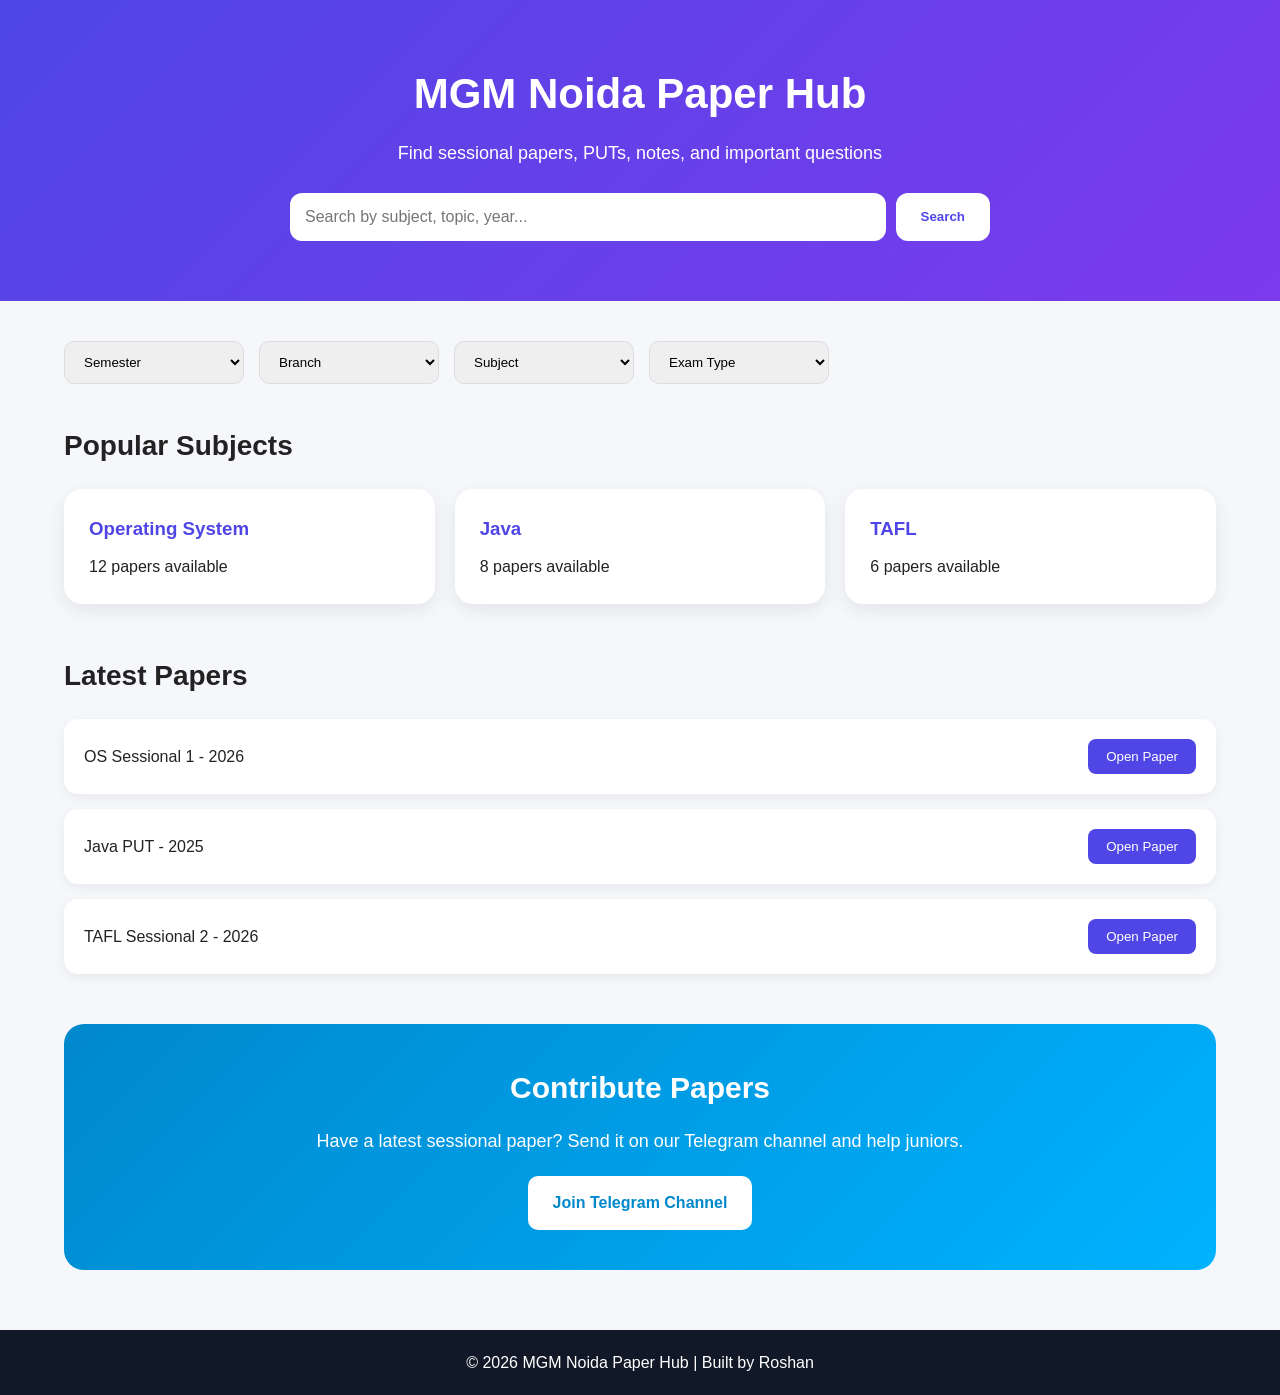
<file: .history/home_20260328191854.html>
<!DOCTYPE html>
<html lang="en">
<head>
  <meta charset="UTF-8" />
  <meta name="viewport" content="width=device-width, initial-scale=1.0"/>
  <title>MGM Noida Paper Hub</title>
  <style>
    * {
      margin: 0;
      padding: 0;
      box-sizing: border-box;
      font-family: Arial, sans-serif;
    }

    body {
      background: #f5f7fb;
      color: #222;
      line-height: 1.6;
    }

    header {
      background: linear-gradient(135deg, #4f46e5, #7c3aed);
      color: white;
      padding: 60px 20px;
      text-align: center;
    }

    header h1 {
      font-size: 42px;
      margin-bottom: 12px;
    }

    header p {
      font-size: 18px;
      margin-bottom: 25px;
    }

    .search-box {
      max-width: 700px;
      margin: auto;
      display: flex;
      gap: 10px;
    }

    .search-box input {
      flex: 1;
      padding: 15px;
      border: none;
      border-radius: 12px;
      font-size: 16px;
      outline: none;
    }

    .search-box button {
      padding: 15px 25px;
      border: none;
      background: white;
      color: #4f46e5;
      font-weight: bold;
      border-radius: 12px;
      cursor: pointer;
    }

    .container {
      width: 90%;
      max-width: 1200px;
      margin: 40px auto;
    }

    .filters {
      display: flex;
      gap: 15px;
      flex-wrap: wrap;
      margin-bottom: 40px;
    }

    .filters select {
      padding: 12px 15px;
      border-radius: 10px;
      border: 1px solid #ddd;
      min-width: 180px;
    }

    .section-title {
      font-size: 28px;
      margin-bottom: 20px;
    }

    .cards {
      display: grid;
      grid-template-columns: repeat(auto-fit, minmax(250px, 1fr));
      gap: 20px;
      margin-bottom: 50px;
    }

    .card {
      background: white;
      padding: 25px;
      border-radius: 18px;
      box-shadow: 0 6px 18px rgba(0,0,0,0.08);
      transition: 0.3s;
    }

    .card:hover {
      transform: translateY(-5px);
    }

    .card h3 {
      margin-bottom: 10px;
      color: #4f46e5;
    }

    .paper-list {
      display: grid;
      gap: 15px;
      margin-bottom: 50px;
    }

    .paper-item {
      background: white;
      padding: 20px;
      border-radius: 14px;
      box-shadow: 0 4px 12px rgba(0,0,0,0.06);
      display: flex;
      justify-content: space-between;
      align-items: center;
    }

    .paper-item button {
      background: #4f46e5;
      color: white;
      border: none;
      padding: 10px 18px;
      border-radius: 8px;
      cursor: pointer;
    }

    .telegram-box {
      background: linear-gradient(135deg, #0088cc, #00b2ff);
      color: white;
      padding: 40px;
      border-radius: 20px;
      text-align: center;
    }

    .telegram-box h2 {
      margin-bottom: 15px;
      font-size: 30px;
    }

    .telegram-box p {
      margin-bottom: 20px;
      font-size: 18px;
    }

    .telegram-box a {
      display: inline-block;
      padding: 14px 25px;
      background: white;
      color: #0088cc;
      text-decoration: none;
      border-radius: 10px;
      font-weight: bold;
    }

    footer {
      margin-top: 60px;
      padding: 20px;
      text-align: center;
      background: #111827;
      color: white;
    }
  </style>
</head>
<body>

  <header>
    <h1>MGM Noida Paper Hub</h1>
    <p>Find sessional papers, PUTs, notes, and important questions</p>
    <div class="search-box">
      <input type="text" placeholder="Search by subject, topic, year..." />
      <button>Search</button>
    </div>
  </header>

  <div class="container">

    <div class="filters">
      <select>
        <option>Semester</option>
        <option>3rd</option>
        <option>4th</option>
        <option>5th</option>
      </select>

      <select>
        <option>Branch</option>
        <option>CSE</option>
        <option>IT</option>
        <option>ECE</option>
      </select>

      <select>
        <option>Subject</option>
        <option>Operating System</option>
        <option>Java</option>
        <option>TAFL</option>
      </select>

      <select>
        <option>Exam Type</option>
        <option>Sessional 1</option>
        <option>Sessional 2</option>
        <option>PUT</option>
      </select>
    </div>

    <h2 class="section-title">Popular Subjects</h2>
    <div class="cards">
      <div class="card">
        <h3>Operating System</h3>
        <p>12 papers available</p>
      </div>

      <div class="card">
        <h3>Java</h3>
        <p>8 papers available</p>
      </div>

      <div class="card">
        <h3>TAFL</h3>
        <p>6 papers available</p>
      </div>
    </div>

    <h2 class="section-title">Latest Papers</h2>
    <div class="paper-list">
      <div class="paper-item">
        <span>OS Sessional 1 - 2026</span>
        <button>Open Paper</button>
      </div>

      <div class="paper-item">
        <span>Java PUT - 2025</span>
        <button>Open Paper</button>
      </div>

      <div class="paper-item">
        <span>TAFL Sessional 2 - 2026</span>
        <button>Open Paper</button>
      </div>
    </div>

    <div class="telegram-box">
      <h2>Contribute Papers</h2>
      <p>Have a latest sessional paper? Send it on our Telegram channel and help juniors.</p>
      <a href="#">Join Telegram Channel</a>
    </div>

  </div>

  <footer>
    © 2026 MGM Noida Paper Hub | Built by Roshan
  </footer>

</body>
</html>
</file>
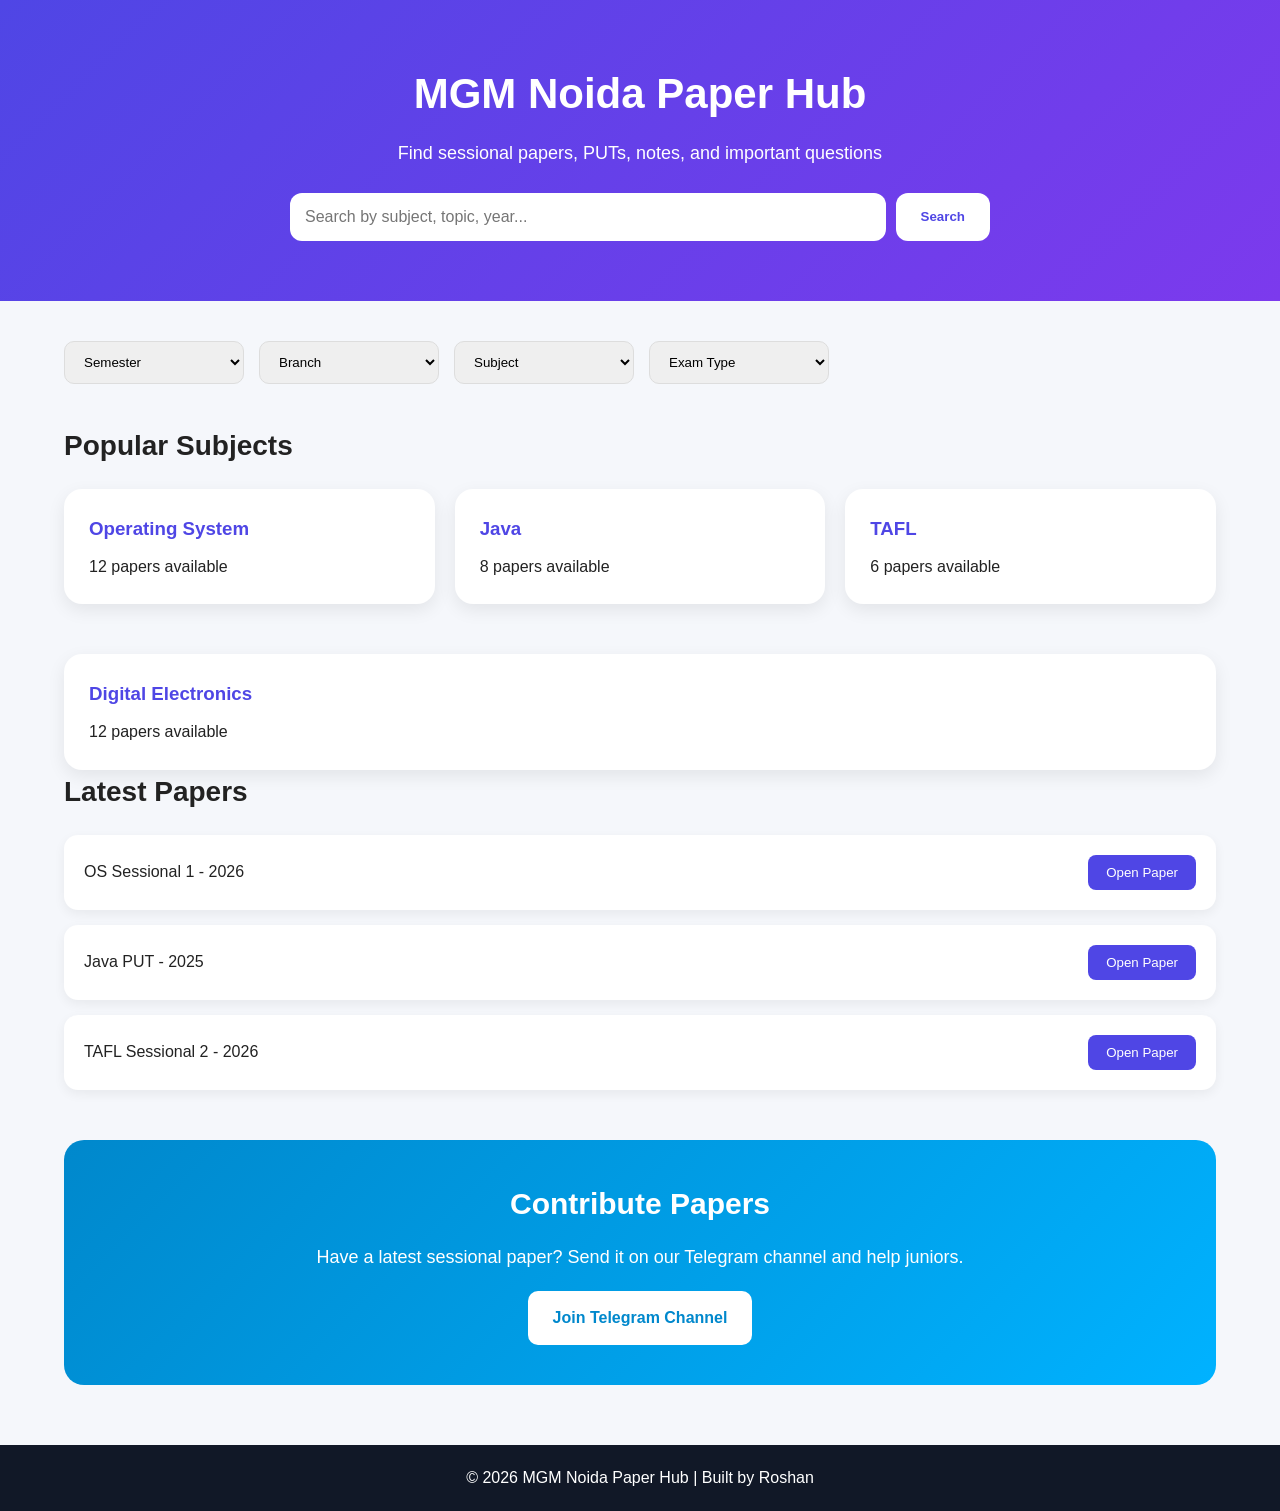
<file: .history/home_20260328192120.html>
<!DOCTYPE html>
<html lang="en">
<head>
  <meta charset="UTF-8" />
  <meta name="viewport" content="width=device-width, initial-scale=1.0"/>
  <title>MGM Noida Paper Hub</title>
  <style>
    * {
      margin: 0;
      padding: 0;
      box-sizing: border-box;
      font-family: Arial, sans-serif;
    }

    body {
      background: #f5f7fb;
      color: #222;
      line-height: 1.6;
    }

    header {
      background: linear-gradient(135deg, #4f46e5, #7c3aed);
      color: white;
      padding: 60px 20px;
      text-align: center;
    }

    header h1 {
      font-size: 42px;
      margin-bottom: 12px;
    }

    header p {
      font-size: 18px;
      margin-bottom: 25px;
    }

    .search-box {
      max-width: 700px;
      margin: auto;
      display: flex;
      gap: 10px;
    }

    .search-box input {
      flex: 1;
      padding: 15px;
      border: none;
      border-radius: 12px;
      font-size: 16px;
      outline: none;
    }

    .search-box button {
      padding: 15px 25px;
      border: none;
      background: white;
      color: #4f46e5;
      font-weight: bold;
      border-radius: 12px;
      cursor: pointer;
    }

    .container {
      width: 90%;
      max-width: 1200px;
      margin: 40px auto;
    }

    .filters {
      display: flex;
      gap: 15px;
      flex-wrap: wrap;
      margin-bottom: 40px;
    }

    .filters select {
      padding: 12px 15px;
      border-radius: 10px;
      border: 1px solid #ddd;
      min-width: 180px;
    }

    .section-title {
      font-size: 28px;
      margin-bottom: 20px;
    }

    .cards {
      display: grid;
      grid-template-columns: repeat(auto-fit, minmax(250px, 1fr));
      gap: 20px;
      margin-bottom: 50px;
    }

    .card {
      background: white;
      padding: 25px;
      border-radius: 18px;
      box-shadow: 0 6px 18px rgba(0,0,0,0.08);
      transition: 0.3s;
    }

    .card:hover {
      transform: translateY(-5px);
    }

    .card h3 {
      margin-bottom: 10px;
      color: #4f46e5;
    }

    .paper-list {
      display: grid;
      gap: 15px;
      margin-bottom: 50px;
    }

    .paper-item {
      background: white;
      padding: 20px;
      border-radius: 14px;
      box-shadow: 0 4px 12px rgba(0,0,0,0.06);
      display: flex;
      justify-content: space-between;
      align-items: center;
    }

    .paper-item button {
      background: #4f46e5;
      color: white;
      border: none;
      padding: 10px 18px;
      border-radius: 8px;
      cursor: pointer;
    }

    .telegram-box {
      background: linear-gradient(135deg, #0088cc, #00b2ff);
      color: white;
      padding: 40px;
      border-radius: 20px;
      text-align: center;
    }

    .telegram-box h2 {
      margin-bottom: 15px;
      font-size: 30px;
    }

    .telegram-box p {
      margin-bottom: 20px;
      font-size: 18px;
    }

    .telegram-box a {
      display: inline-block;
      padding: 14px 25px;
      background: white;
      color: #0088cc;
      text-decoration: none;
      border-radius: 10px;
      font-weight: bold;
    }

    footer {
      margin-top: 60px;
      padding: 20px;
      text-align: center;
      background: #111827;
      color: white;
    }
  </style>
</head>
<body>

  <header>
    <h1>MGM Noida Paper Hub</h1>
    <p>Find sessional papers, PUTs, notes, and important questions</p>
    <div class="search-box">
      <input type="text" placeholder="Search by subject, topic, year..." />
      <button>Search</button>
    </div>
  </header>

  <div class="container">

    <div class="filters">
      <select>
        <option>Semester</option>
        <option>3rd</option>
        <option>4th</option>
        <option>5th</option>
      </select>

      <select>
        <option>Branch</option>
        <option>CSE</option>
        <option>IT</option>
        <option>ECE</option>
      </select>

      <select>
        <option>Subject</option>
        <option>Operating System</option>
        <option>Java</option>
        <option>TAFL</option>
      </select>

      <select>
        <option>Exam Type</option>
        <option>Sessional 1</option>
        <option>Sessional 2</option>
        <option>PUT</option>
      </select>
    </div>

    <h2 class="section-title">Popular Subjects</h2>
    <div class="cards">
      <div class="card">
        <h3>Operating System</h3>
        <p>12 papers available</p>
      </div>

      <div class="card">
        <h3>Java</h3>
        <p>8 papers available</p>
      </div>

      <div class="card">
        <h3>TAFL</h3>
        <p>6 papers available</p>
      </div>
    </div>
    
    <div class="card">
        <h3>Digital Electronics</h3>
        <p>12 papers available</p>
      </div>

    <h2 class="section-title">Latest Papers</h2>
    <div class="paper-list">
      <div class="paper-item">
        <span>OS Sessional 1 - 2026</span>
        <button>Open Paper</button>
      </div>

      <div class="paper-item">
        <span>Java PUT - 2025</span>
        <button>Open Paper</button>
      </div>

      <div class="paper-item">
        <span>TAFL Sessional 2 - 2026</span>
        <button>Open Paper</button>
      </div>
    </div>

    <div class="telegram-box">
      <h2>Contribute Papers</h2>
      <p>Have a latest sessional paper? Send it on our Telegram channel and help juniors.</p>
      <a href="#">Join Telegram Channel</a>
    </div>

  </div>

  <footer>
    © 2026 MGM Noida Paper Hub | Built by Roshan
  </footer>

</body>
</html>
</file>
<file: css/style.css>
:root {
      --ink: #0a0a14;
      --paper: #f7f5f0;
      --cream: #ede9e1;
      --accent: #e85d26;
      --accent2: #3b5bdb;
      --muted: #8b8580;
      --card-bg: #ffffff;
      --border: rgba(0,0,0,0.08);
    }

    * {
      margin: 0;
      padding: 0;
      box-sizing: border-box;
    }

    body {
      background: var(--paper);
      color: var(--ink);
      font-family: 'DM Sans', sans-serif;
      line-height: 1.6;
      overflow-x: hidden;
    }

    /* ─── NOISE TEXTURE OVERLAY ─── */
    body::before {
      content: '';
      position: fixed;
      inset: 0;
      background-image: url("data:image/svg+xml,%3Csvg viewBox='0 0 200 200' xmlns='http://www.w3.org/2000/svg'%3E%3Cfilter id='noise'%3E%3CfeTurbulence type='fractalNoise' baseFrequency='0.9' numOctaves='4' stitchTiles='stitch'/%3E%3C/filter%3E%3Crect width='100%25' height='100%25' filter='url(%23noise)' opacity='0.04'/%3E%3C/svg%3E");
      pointer-events: none;
      z-index: 999;
      opacity: 0.4;
    }

    /* ─── HEADER ─── */
    header {
      background: var(--ink);
      color: white;
      padding: 0;
      position: relative;
      overflow: hidden;
    }

    .header-bg-lines {
      position: absolute;
      inset: 0;
      background-image:
        repeating-linear-gradient(0deg, transparent, transparent 59px, rgba(255,255,255,0.04) 60px),
        repeating-linear-gradient(90deg, transparent, transparent 59px, rgba(255,255,255,0.04) 60px);
    }

    .header-orb {
      position: absolute;
      width: 600px;
      height: 600px;
      border-radius: 50%;
      background: radial-gradient(circle, rgba(232,93,38,0.18) 0%, transparent 70%);
      top: -200px;
      right: -100px;
      pointer-events: none;
    }

    .header-orb2 {
      position: absolute;
      width: 400px;
      height: 400px;
      border-radius: 50%;
      background: radial-gradient(circle, rgba(59,91,219,0.15) 0%, transparent 70%);
      bottom: -150px;
      left: 50px;
      pointer-events: none;
    }

    .header-inner {
      position: relative;
      z-index: 1;
      max-width: 1200px;
      margin: 0 auto;
      padding: 70px 40px 60px;
    }

    .header-badge {
      display: inline-flex;
      align-items: center;
      gap: 8px;
      background: rgba(232,93,38,0.15);
      border: 1px solid rgba(232,93,38,0.3);
      color: #f0854a;
      padding: 6px 14px;
      border-radius: 100px;
      font-size: 13px;
      font-weight: 500;
      margin-bottom: 22px;
      letter-spacing: 0.02em;
    }

    .header-badge span {
      width: 7px;
      height: 7px;
      background: #e85d26;
      border-radius: 50%;
      display: inline-block;
      animation: pulse 2s infinite;
    }

    @keyframes pulse {
      0%, 100% { opacity: 1; transform: scale(1); }
      50% { opacity: 0.5; transform: scale(0.8); }
    }

    header h1 {
      font-family: 'Syne', sans-serif;
      font-size: clamp(38px, 6vw, 68px);
      font-weight: 800;
      line-height: 1.05;
      letter-spacing: -0.03em;
      margin-bottom: 16px;
    }

    header h1 em {
      font-style: normal;
      color: var(--accent);
    }

    header p {
      font-size: 17px;
      color: rgba(255,255,255,0.55);
      font-weight: 300;
      max-width: 500px;
      margin-bottom: 40px;
    }

    .search-wrap {
      max-width: 640px;
      position: relative;
    }

    .search-wrap input {
      width: 100%;
      padding: 18px 140px 18px 22px;
      background: rgba(255,255,255,0.08);
      border: 1px solid rgba(255,255,255,0.15);
      border-radius: 14px;
      color: white;
      font-size: 15px;
      font-family: 'DM Sans', sans-serif;
      outline: none;
      transition: border 0.2s, background 0.2s;
    }

    .search-wrap input::placeholder { color: rgba(255,255,255,0.35); }
    .search-wrap input:focus {
      border-color: rgba(232,93,38,0.5);
      background: rgba(255,255,255,0.12);
    }

    .search-wrap button {
      position: absolute;
      right: 8px;
      top: 50%;
      transform: translateY(-50%);
      background: var(--accent);
      color: white;
      border: none;
      padding: 10px 22px;
      border-radius: 9px;
      font-family: 'Syne', sans-serif;
      font-weight: 600;
      font-size: 14px;
      cursor: pointer;
      transition: background 0.2s, transform 0.15s;
    }

    .search-wrap button:hover {
      background: #d04e1a;
      transform: translateY(-50%) scale(1.03);
    }

    .header-stats {
      display: flex;
      gap: 40px;
      margin-top: 40px;
      padding-top: 32px;
      border-top: 1px solid rgba(255,255,255,0.08);
    }

    .stat {
      display: flex;
      flex-direction: column;
      gap: 2px;
    }

    .stat-num {
      font-family: 'Syne', sans-serif;
      font-size: 28px;
      font-weight: 700;
      color: white;
    }

    .stat-label {
      font-size: 13px;
      color: rgba(255,255,255,0.4);
      font-weight: 300;
    }

    /* ─── MAIN ─── */
    .container {
      max-width: 1200px;
      margin: 0 auto;
      padding: 60px 40px 80px;
    }

    /* ─── FILTERS ─── */
    .filter-bar {
      display: flex;
      gap: 10px;
      flex-wrap: wrap;
      margin-bottom: 60px;
      padding: 20px;
      background: var(--card-bg);
      border-radius: 16px;
      border: 1px solid var(--border);
      box-shadow: 0 2px 20px rgba(0,0,0,0.04);
    }

    .filter-bar label {
      font-size: 11px;
      font-weight: 600;
      letter-spacing: 0.08em;
      text-transform: uppercase;
      color: var(--muted);
      display: block;
      margin-bottom: 6px;
    }

    .filter-group {
      display: flex;
      flex-direction: column;
      flex: 1;
      min-width: 140px;
    }

    .filter-group select {
      padding: 10px 14px;
      border-radius: 9px;
      border: 1.5px solid var(--border);
      background: var(--paper);
      font-family: 'DM Sans', sans-serif;
      font-size: 14px;
      color: var(--ink);
      outline: none;
      cursor: pointer;
      transition: border-color 0.2s;
      appearance: none;
      background-image: url("data:image/svg+xml,%3Csvg xmlns='http://www.w3.org/2000/svg' width='12' height='12' viewBox='0 0 12 12'%3E%3Cpath fill='%238b8580' d='M6 8L1 3h10z'/%3E%3C/svg%3E");
      background-repeat: no-repeat;
      background-position: right 12px center;
      padding-right: 32px;
    }

    .filter-group select:focus { border-color: var(--accent2); }

    .filter-btn {
      align-self: flex-end;
      padding: 10px 24px;
      background: var(--ink);
      color: white;
      border: none;
      border-radius: 9px;
      font-family: 'Syne', sans-serif;
      font-weight: 600;
      font-size: 13px;
      cursor: pointer;
      transition: background 0.2s;
      white-space: nowrap;
    }

    .filter-btn:hover { background: #1e1e2e; }

    /* ─── SECTION HEADER ─── */
    .section-header {
      display: flex;
      align-items: baseline;
      justify-content: space-between;
      margin-bottom: 24px;
    }

    .section-title {
      font-family: 'Syne', sans-serif;
      font-size: 26px;
      font-weight: 700;
      letter-spacing: -0.02em;
    }

    .section-link {
      font-size: 13px;
      color: var(--accent);
      text-decoration: none;
      font-weight: 500;
      letter-spacing: 0.02em;
    }

    .section-link:hover { text-decoration: underline; }

    /* ─── SUBJECT CARDS ─── */
    .cards {
      display: grid;
      grid-template-columns: repeat(auto-fill, minmax(220px, 1fr));
      gap: 16px;
      margin-bottom: 60px;
    }

    .card {
      background: var(--card-bg);
      padding: 28px 24px;
      border-radius: 18px;
      border: 1.5px solid var(--border);
      text-decoration: none;
      color: inherit;
      transition: transform 0.2s, box-shadow 0.2s, border-color 0.2s;
      cursor: pointer;
      position: relative;
      overflow: hidden;
    }

    .card::after {
      content: '';
      position: absolute;
      bottom: 0;
      left: 0;
      right: 0;
      height: 3px;
      background: var(--card-accent, var(--accent));
      transform: scaleX(0);
      transform-origin: left;
      transition: transform 0.25s ease;
    }

    .card:hover {
      transform: translateY(-4px);
      box-shadow: 0 16px 40px rgba(0,0,0,0.1);
      border-color: transparent;
    }

    .card:hover::after { transform: scaleX(1); }

    .card-icon {
      font-size: 28px;
      margin-bottom: 14px;
      display: block;
    }

    .card h3 {
      font-family: 'Syne', sans-serif;
      font-size: 16px;
      font-weight: 700;
      margin-bottom: 6px;
      color: var(--ink);
    }

    .card p {
      font-size: 13px;
      color: var(--muted);
    }

    .card .pill {
      display: inline-block;
      margin-top: 12px;
      padding: 4px 10px;
      border-radius: 100px;
      font-size: 11px;
      font-weight: 600;
      letter-spacing: 0.04em;
      background: var(--pill-bg, #f0f0ff);
      color: var(--pill-color, var(--accent2));
    }

    /* ─── PAPER LIST ─── */
    .paper-list {
      display: grid;
      gap: 12px;
      margin-bottom: 60px;
    }

    .paper-item {
      background: var(--card-bg);
      padding: 20px 24px;
      border-radius: 14px;
      border: 1.5px solid var(--border);
      display: flex;
      align-items: center;
      gap: 20px;
      transition: border-color 0.2s, box-shadow 0.2s;
    }

    .paper-item:hover {
      border-color: rgba(59,91,219,0.2);
      box-shadow: 0 8px 30px rgba(0,0,0,0.06);
    }

    .paper-icon {
      width: 44px;
      height: 44px;
      border-radius: 12px;
      background: var(--paper);
      display: flex;
      align-items: center;
      justify-content: center;
      font-size: 20px;
      flex-shrink: 0;
    }

    .paper-meta {
      flex: 1;
    }

    .paper-meta strong {
      display: block;
      font-family: 'Syne', sans-serif;
      font-size: 15px;
      font-weight: 600;
      margin-bottom: 4px;
    }

    .paper-meta span {
      font-size: 12px;
      color: var(--muted);
    }

    .paper-tag {
      padding: 4px 12px;
      border-radius: 100px;
      font-size: 11px;
      font-weight: 600;
      letter-spacing: 0.04em;
      margin-right: 6px;
    }

    .tag-sess { background: #fff0ea; color: #c94a13; }
    .tag-put  { background: #eaf0ff; color: #2d4fbb; }

    .paper-btn {
      background: var(--ink);
      color: white;
      border: none;
      padding: 10px 20px;
      border-radius: 9px;
      font-family: 'Syne', sans-serif;
      font-size: 13px;
      font-weight: 600;
      cursor: pointer;
      transition: background 0.2s, transform 0.15s;
      flex-shrink: 0;
    }

    .paper-btn:hover {
      background: var(--accent2);
      transform: scale(1.03);
    }

    /* ─── TELEGRAM BOX ─── */
    .contribute-box {
      background: var(--ink);
      color: white;
      padding: 56px 48px;
      border-radius: 24px;
      display: flex;
      align-items: center;
      justify-content: space-between;
      gap: 40px;
      position: relative;
      overflow: hidden;
    }

    .contribute-box::before {
      content: '';
      position: absolute;
      width: 400px;
      height: 400px;
      border-radius: 50%;
      background: radial-gradient(circle, rgba(59,91,219,0.3) 0%, transparent 70%);
      top: -150px;
      right: -100px;
      pointer-events: none;
    }

    .contribute-box::after {
      content: '';
      position: absolute;
      width: 300px;
      height: 300px;
      border-radius: 50%;
      background: radial-gradient(circle, rgba(232,93,38,0.2) 0%, transparent 70%);
      bottom: -100px;
      left: 20%;
      pointer-events: none;
    }

    .contribute-text { position: relative; z-index: 1; }

    .contribute-text h2 {
      font-family: 'Syne', sans-serif;
      font-size: 32px;
      font-weight: 800;
      margin-bottom: 10px;
      letter-spacing: -0.02em;
    }

    .contribute-text p {
      font-size: 16px;
      color: rgba(255,255,255,0.55);
      font-weight: 300;
      max-width: 420px;
    }

    .contribute-actions {
      display: flex;
      flex-direction: column;
      gap: 12px;
      align-items: center;
      position: relative;
      z-index: 1;
      flex-shrink: 0;
    }

    .tg-btn {
      display: inline-flex;
      align-items: center;
      gap: 10px;
      padding: 14px 28px;
      background: #2AABEE;
      color: white;
      text-decoration: none;
      border-radius: 12px;
      font-family: 'Syne', sans-serif;
      font-weight: 700;
      font-size: 15px;
      transition: background 0.2s, transform 0.15s;
      white-space: nowrap;
    }

    .tg-btn:hover {
      background: #1a9bde;
      transform: scale(1.04);
    }

    .tg-note {
      font-size: 12px;
      color: rgba(255,255,255,0.35);
    }

    /* ─── FOOTER ─── */
    footer {
      background: var(--ink);
      color: rgba(255,255,255,0.35);
      text-align: center;
      padding: 28px 20px;
      font-size: 13px;
      margin-top: 0;
    }

    footer strong { color: rgba(255,255,255,0.6); }

    /* ─── ANIMATIONS ─── */
    .fade-up {
      opacity: 0;
      transform: translateY(20px);
      animation: fadeUp 0.5s forwards;
    }

    @keyframes fadeUp {
      to { opacity: 1; transform: translateY(0); }
    }

    .delay-1 { animation-delay: 0.1s; }
    .delay-2 { animation-delay: 0.2s; }
    .delay-3 { animation-delay: 0.3s; }
    .delay-4 { animation-delay: 0.4s; }

    @media (max-width: 700px) {
      .header-inner { padding: 50px 24px 44px; }
      .container { padding: 40px 20px 60px; }
      .header-stats { gap: 24px; }
      .contribute-box { flex-direction: column; padding: 36px 28px; text-align: center; }
      .contribute-text p { margin: 0 auto; }
      .filter-bar { flex-direction: column; }
    }
    .logo-img {
      height: 150px;
      width: 180px;
      
    }
</file>
